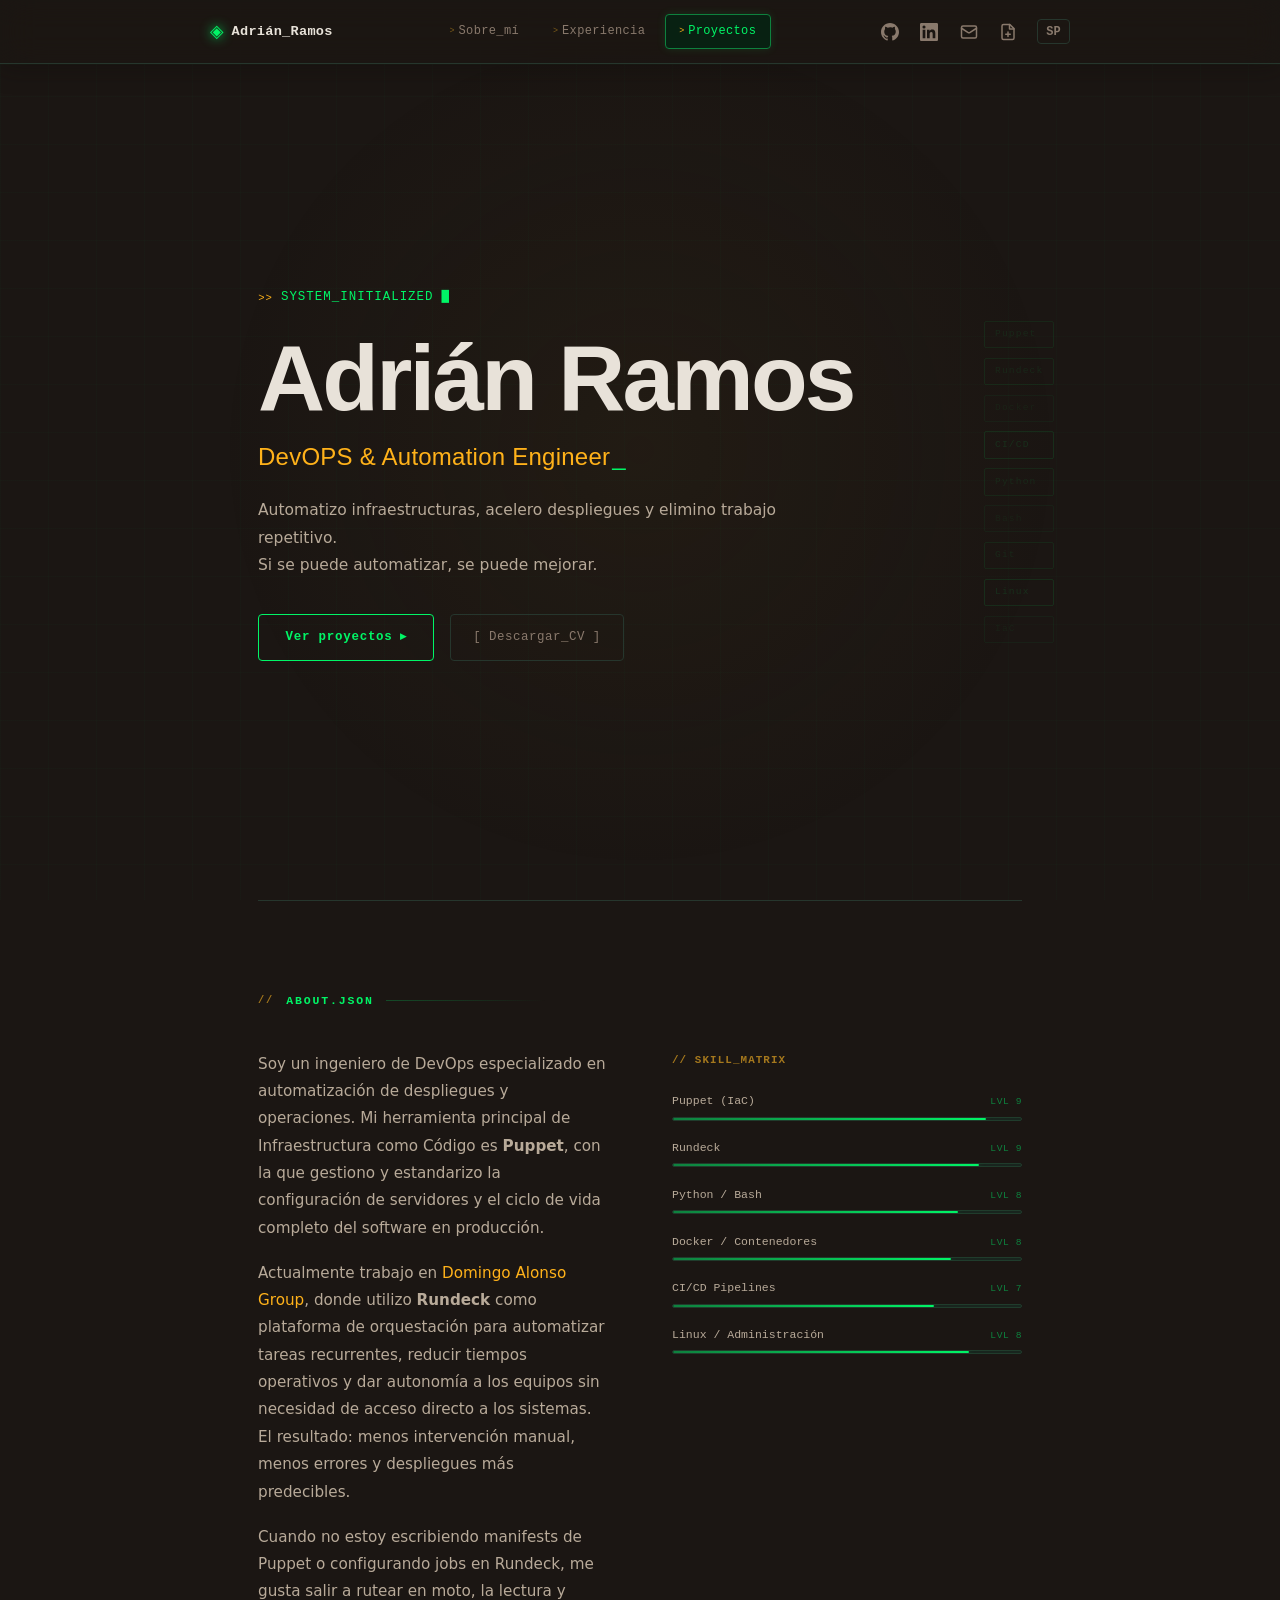
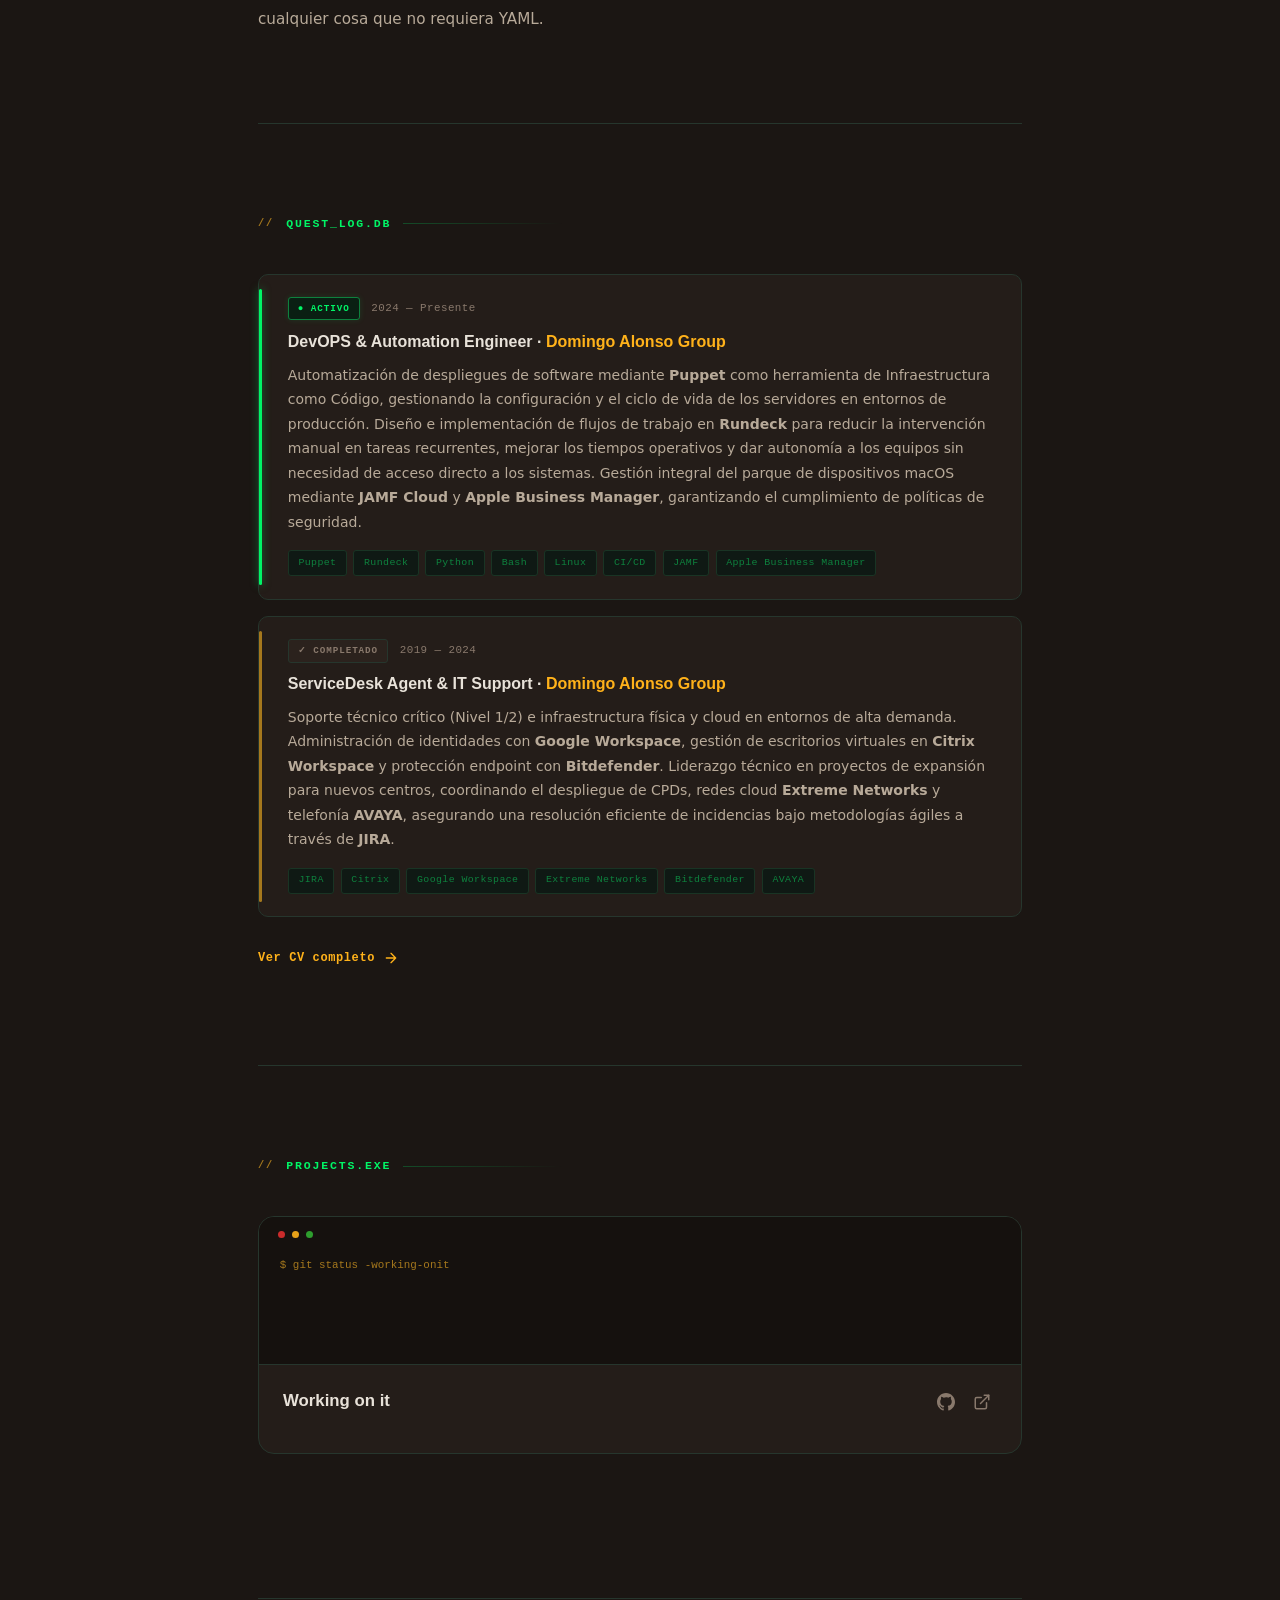
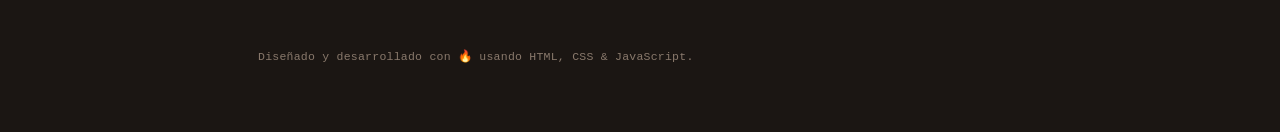
<file: index.html>
<!DOCTYPE html>
<html lang="es">

<head>
  <meta charset="UTF-8" />
  <meta name="viewport" content="width=device-width, initial-scale=1.0" />
  <meta http-equiv="Content-Security-Policy"
    content="default-src 'self'; style-src 'self' 'unsafe-inline' https://fonts.googleapis.com; font-src 'self' https://fonts.gstatic.com; img-src 'self' data:; script-src 'self'; connect-src 'none';" />
  <meta http-equiv="X-Content-Type-Options" content="nosniff" />
  <meta name="referrer" content="strict-origin-when-cross-origin" />
  <title>Adrián Ramos — DevOPS &amp; Automation Engineer</title>
  <meta name="description"
    content="Portfolio y curriculum de Adrián Ramos, DevOPS &amp; Automation Engineer apasionado por crear experiencias digitales con propósito." />
  <meta property="og:title" content="Adrián Ramos — DevOPS &amp; Automation Engineer" />
  <meta property="og:description" content="Portfolio y curriculum de Adrián Ramos, DevOPS &amp; Automation Engineer." />
  <link rel="icon" type="image/svg+xml"
    href="data:image/svg+xml,%3Csvg xmlns='http://www.w3.org/2000/svg' viewBox='0 0 16 16'%3E%3Ccircle cx='8' cy='8' r='6' fill='%2300f576'/%3E%3C/svg%3E" />
  <link rel="preconnect" href="https://fonts.googleapis.com" />
  <link rel="preconnect" href="https://fonts.gstatic.com" crossorigin />
  <link
    href="https://fonts.googleapis.com/css2?family=Inter:wght@300;400;500;600&family=Outfit:wght@300;400;600;700&family=Space+Mono:ital,wght@0,400;0,700;1,400&display=swap"
    rel="stylesheet" />
  <link rel="stylesheet" href="style.css" />
</head>

<body>

  <div id="spotlight" aria-hidden="true"></div>

  <!-- ══════════════════════════════════════
       TOP NAVIGATION
  ══════════════════════════════════════ -->
  <header class="site-header" id="site-header">
    <div class="header-inner">

      <a href="#hero" class="header-brand" aria-label="Inicio">
        <span class="brand-icon" aria-hidden="true">◈</span>
        <span class="brand-name">Adrián_Ramos</span>
      </a>

      <nav class="header-nav" id="header-nav" aria-label="Navegación principal">
        <ul class="nav-list" role="list">
          <li><a href="#about" class="nav-link" id="nav-about"> <span class="nav-gt" aria-hidden="true">&gt;</span><span
                data-i18n="nav.about">Sobre_mí</span></a></li>
          <li><a href="#experience" class="nav-link" id="nav-experience"> <span class="nav-gt"
                aria-hidden="true">&gt;</span><span data-i18n="nav.experience">Experiencia</span></a></li>
          <li><a href="#projects" class="nav-link" id="nav-projects"> <span class="nav-gt"
                aria-hidden="true">&gt;</span><span data-i18n="nav.projects">Proyectos</span></a></li>
        </ul>
      </nav>

      <div class="header-right">
        <div class="header-socials" aria-label="Redes sociales">
          <a href="https://github.com/adrianramosprz" target="_blank" rel="noopener noreferrer" class="social-link"
            id="link-github" aria-label="GitHub">
            <svg xmlns="http://www.w3.org/2000/svg" width="18" height="18" viewBox="0 0 24 24" fill="currentColor"
              aria-hidden="true">
              <path
                d="M12 0C5.373 0 0 5.373 0 12c0 5.303 3.438 9.8 8.205 11.387.6.113.82-.258.82-.577 0-.285-.01-1.04-.015-2.04-3.338.724-4.042-1.61-4.042-1.61-.546-1.387-1.333-1.756-1.333-1.756-1.09-.745.083-.729.083-.729 1.205.084 1.838 1.236 1.838 1.236 1.07 1.835 2.807 1.305 3.492.998.108-.776.417-1.305.76-1.605-2.665-.3-5.466-1.332-5.466-5.93 0-1.31.465-2.38 1.235-3.22-.135-.303-.54-1.523.105-3.176 0 0 1.005-.322 3.3 1.23A11.51 11.51 0 0 1 12 5.803c1.02.005 2.047.138 3.006.404 2.29-1.552 3.297-1.23 3.297-1.23.645 1.653.24 2.873.12 3.176.765.84 1.23 1.91 1.23 3.22 0 4.61-2.807 5.625-5.48 5.92.42.36.81 1.096.81 2.22 0 1.606-.015 2.896-.015 3.286 0 .315.21.69.825.57C20.565 21.795 24 17.298 24 12c0-6.627-5.373-12-12-12z" />
            </svg>
          </a>
          <a href="https://www.linkedin.com/in/adrianramosprz" target="_blank" rel="noopener noreferrer"
            class="social-link" id="link-linkedin" aria-label="LinkedIn">
            <svg xmlns="http://www.w3.org/2000/svg" width="18" height="18" viewBox="0 0 24 24" fill="currentColor"
              aria-hidden="true">
              <path
                d="M20.447 20.452h-3.554v-5.569c0-1.328-.027-3.037-1.852-3.037-1.853 0-2.136 1.445-2.136 2.939v5.667H9.351V9h3.414v1.561h.046c.477-.9 1.637-1.85 3.37-1.85 3.601 0 4.267 2.37 4.267 5.455v6.286zM5.337 7.433a2.062 2.062 0 0 1-2.063-2.065 2.064 2.064 0 1 1 2.063 2.065zm1.782 13.019H3.555V9h3.564v11.452zM22.225 0H1.771C.792 0 0 .774 0 1.729v20.542C0 23.227.792 24 1.771 24h20.451C23.2 24 24 23.227 24 22.271V1.729C24 .774 23.2 0 22.222 0h.003z" />
            </svg>
          </a>
          <a href="mailto:adrianramosprz@gmail.com" class="social-link" id="link-email" aria-label="Email">
            <svg xmlns="http://www.w3.org/2000/svg" width="18" height="18" viewBox="0 0 24 24" fill="none"
              stroke="currentColor" stroke-width="2" stroke-linecap="round" stroke-linejoin="round" aria-hidden="true">
              <rect width="20" height="16" x="2" y="4" rx="2" />
              <path d="m22 7-8.97 5.7a1.94 1.94 0 0 1-2.06 0L2 7" />
            </svg>
          </a>
          <a href="./cv_adrian_ramos.pdf" download="CV_Adrian_Ramos.pdf" class="social-link" id="link-resume"
            aria-label="Descargar CV" data-i18n-aria="cv.aria">
            <svg xmlns="http://www.w3.org/2000/svg" width="18" height="18" viewBox="0 0 24 24" fill="none"
              stroke="currentColor" stroke-width="2" stroke-linecap="round" stroke-linejoin="round" aria-hidden="true">
              <path d="M14.5 2H6a2 2 0 0 0-2 2v16a2 2 0 0 0 2 2h12a2 2 0 0 0 2-2V7.5L14.5 2z" />
              <polyline points="14 2 14 8 20 8" />
              <line x1="12" y1="18" x2="12" y2="12" />
              <line x1="9" y1="15" x2="15" y2="15" />
            </svg>
          </a>
        </div>

        <!-- LANG DROPDOWN -->
        <select id="lang-toggle" class="lang-selector" aria-label="Seleccionar idioma">
          <option value="es">SP</option>
          <option value="en">EN</option>
        </select>

        <button class="nav-toggle" id="nav-toggle" aria-label="Abrir menú de navegación" aria-expanded="false"
          aria-controls="header-nav">
          <span></span><span></span><span></span>
        </button>
      </div>

    </div>
  </header>

  <!-- ══════════════════════════════════════
       MAIN CONTENT
  ══════════════════════════════════════ -->
  <main id="content">

    <!-- ─── HERO ─── -->
    <section id="hero" class="hero">
      <div class="hero-content">
        <p class="hero-boot" aria-label="Sistema inicializado">
          <span class="hero-gt" aria-hidden="true">&gt;&gt;</span>
          <span id="hero-boot-text" data-i18n="hero.boot">SYSTEM_INITIALIZED</span>
          <span class="blink-cursor" aria-hidden="true">█</span>
        </p>
        <h1 class="hero-name" data-text="Adrián Ramos">Adrián Ramos</h1>
        <p class="hero-role">
          <span data-i18n="hero.role">DevOPS &amp; Automation Engineer</span><span class="role-underscore"
            aria-hidden="true">_</span>
        </p>
        <p class="hero-tagline" data-i18n="hero.tagline">
          Automatizo infraestructuras, acelero despliegues y elimino trabajo repetitivo.<br>
          Si se puede automatizar, se puede mejorar.
        </p>
        <div class="hero-cta">
          <a href="#projects" class="btn-primary" id="cta-projects"><span data-i18n="hero.cta.projects">Ver
              proyectos</span> <span aria-hidden="true">▸</span></a>
          <a href="./cv_adrian_ramos.pdf" download="CV_Adrian_Ramos.pdf" class="btn-ghost" id="cta-cv"
            data-i18n="hero.cta.cv">[ Descargar_CV ]</a>
        </div>
      </div>
      <!-- Decorative tech tags -->
      <div class="hero-float-tags" aria-hidden="true">
        <span>Puppet</span>
        <span>Rundeck</span>
        <span>Docker</span>
        <span>CI/CD</span>
        <span>Python</span>
        <span>Bash</span>
        <span>Git</span>
        <span>Linux</span>
        <span>IaC</span>
      </div>
    </section>

    <!-- ─── ABOUT ─── -->
    <section id="about" class="section" aria-labelledby="heading-about">
      <h2 id="heading-about" class="section-title">ABOUT.json</h2>
      <div class="about-grid">
        <div class="about-text" data-i18n="about.desc">
          <p>
            Soy un ingeniero de DevOps especializado en automatización de despliegues
            y operaciones. Mi herramienta principal de Infraestructura como Código es
            <strong>Puppet</strong>, con la que gestiono y estandarizo la configuración
            de servidores y el ciclo de vida completo del software en producción.
          </p>
          <p>
            Actualmente trabajo en <a href="https://www.domingoalonsogroup.com/" target="_blank"
              rel="noopener noreferrer" class="inline-link">Domingo Alonso Group</a>,
            donde utilizo <strong>Rundeck</strong> como plataforma de orquestación para
            automatizar tareas recurrentes, reducir tiempos operativos y dar autonomía
            a los equipos sin necesidad de acceso directo a los sistemas. El resultado:
            menos intervención manual, menos errores y despliegues más predecibles.
          </p>
          <p>
            Cuando no estoy escribiendo manifests de Puppet o configurando jobs en
            Rundeck, me gusta salir a rutear en moto, la lectura y cualquier cosa que no
            requiera YAML.
          </p>
        </div>

        <div class="skills-panel">
          <h3 class="skills-panel-label">// SKILL_MATRIX</h3>
          <div class="skill-bars" id="skill-bars">
            <div class="skill-bar">
              <div class="skill-bar-info">
                <span class="skill-name">Puppet (IaC)</span>
                <span class="skill-lvl">LVL 9</span>
              </div>
              <div class="skill-track">
                <div class="skill-fill" style="--pct: 90%"></div>
              </div>
            </div>
            <div class="skill-bar">
              <div class="skill-bar-info">
                <span class="skill-name">Rundeck</span>
                <span class="skill-lvl">LVL 9</span>
              </div>
              <div class="skill-track">
                <div class="skill-fill" style="--pct: 88%"></div>
              </div>
            </div>
            <div class="skill-bar">
              <div class="skill-bar-info">
                <span class="skill-name" data-i18n="skills.python">Python / Bash</span>
                <span class="skill-lvl">LVL 8</span>
              </div>
              <div class="skill-track">
                <div class="skill-fill" style="--pct: 82%"></div>
              </div>
            </div>
            <div class="skill-bar">
              <div class="skill-bar-info">
                <span class="skill-name" data-i18n="skills.docker">Docker / Contenedores</span>
                <span class="skill-lvl">LVL 8</span>
              </div>
              <div class="skill-track">
                <div class="skill-fill" style="--pct: 80%"></div>
              </div>
            </div>
            <div class="skill-bar">
              <div class="skill-bar-info">
                <span class="skill-name">CI/CD Pipelines</span>
                <span class="skill-lvl">LVL 7</span>
              </div>
              <div class="skill-track">
                <div class="skill-fill" style="--pct: 75%"></div>
              </div>
            </div>
            <div class="skill-bar">
              <div class="skill-bar-info">
                <span class="skill-name" data-i18n="skills.linux">Linux / Administración</span>
                <span class="skill-lvl">LVL 8</span>
              </div>
              <div class="skill-track">
                <div class="skill-fill" style="--pct: 85%"></div>
              </div>
            </div>
          </div>
        </div>
      </div>
    </section>

    <!-- ─── EXPERIENCE ─── -->
    <section id="experience" class="section" aria-labelledby="heading-experience">
      <h2 id="heading-experience" class="section-title">QUEST_LOG.db</h2>

      <article class="exp-card" id="exp-empresa-actual">
        <div class="exp-meta">
          <span class="exp-status exp-status--active" data-i18n="exp.status.active">● ACTIVO</span>
          <span class="exp-date" data-i18n="exp.date.present">2024 — Presente</span>
        </div>
        <div class="exp-body">
          <h3 class="exp-title">
            DevOPS &amp; Automation Engineer ·
            <a href="https://www.domingoalonsogroup.com/" target="_blank" rel="noopener noreferrer"
              class="exp-company-link">Domingo Alonso Group</a>
          </h3>
          <p class="exp-desc" data-i18n="exp.desc.devops">
            Automatización de despliegues de software mediante <strong>Puppet</strong> como
            herramienta de Infraestructura como Código, gestionando la configuración y el
            ciclo de vida de los servidores en entornos de producción. Diseño e implementación
            de flujos de trabajo en <strong>Rundeck</strong> para reducir la intervención
            manual en tareas recurrentes, mejorar los tiempos operativos y dar autonomía a
            los equipos sin necesidad de acceso directo a los sistemas. Gestión integral del
            parque de dispositivos macOS mediante <strong>JAMF Cloud</strong> y <strong>Apple
            Business Manager</strong>, garantizando el cumplimiento de políticas de seguridad.
          </p>
          <ul class="tag-list" aria-label="Tecnologías usadas" role="list">
            <li class="tag">Puppet</li>
            <li class="tag">Rundeck</li>
            <li class="tag">Python</li>
            <li class="tag">Bash</li>
            <li class="tag">Linux</li>
            <li class="tag">CI/CD</li>
            <li class="tag">JAMF</li>
            <li class="tag">Apple Business Manager</li>
          </ul>
        </div>
      </article>

      <article class="exp-card" id="exp-servicedesk">
        <div class="exp-meta">
          <span class="exp-status" data-i18n="exp.status.completed">✓ COMPLETADO</span>
          <span class="exp-date">2019 — 2024</span>
        </div>
        <div class="exp-body">
          <h3 class="exp-title">
            ServiceDesk Agent &amp; IT Support ·
            <a href="https://www.domingoalonsogroup.com/" target="_blank" rel="noopener noreferrer"
              class="exp-company-link">Domingo Alonso Group</a>
          </h3>
          <p class="exp-desc" data-i18n="exp.desc.servicedesk">
            Soporte técnico crítico (Nivel 1/2) e infraestructura física y cloud en entornos de alta demanda.
            Administración de identidades con <strong>Google Workspace</strong>, gestión de escritorios virtuales en
            <strong>Citrix Workspace</strong> y protección endpoint con <strong>Bitdefender</strong>. Liderazgo técnico
            en proyectos de expansión para nuevos centros, coordinando el despliegue de CPDs, redes cloud
            <strong>Extreme Networks</strong> y telefonía <strong>AVAYA</strong>, asegurando una resolución eficiente de
            incidencias bajo metodologías ágiles a través de <strong>JIRA</strong>.
          </p>
          <ul class="tag-list" aria-label="Tecnologías usadas" role="list">
            <li class="tag">JIRA</li>
            <li class="tag">Citrix</li>
            <li class="tag">Google Workspace</li>
            <li class="tag">Extreme Networks</li>
            <li class="tag">Bitdefender</li>
            <li class="tag">AVAYA</li>
          </ul>
        </div>
      </article>

      <a href="./cv_adrian_ramos.pdf" download="CV_Adrian_Ramos.pdf" class="resume-link" id="resume-full-link"
        aria-label="Ver CV completo en PDF">
        <span data-i18n="exp.cta.cv">Ver CV completo</span>
        <svg xmlns="http://www.w3.org/2000/svg" width="16" height="16" viewBox="0 0 24 24" fill="none"
          stroke="currentColor" stroke-width="2" stroke-linecap="round" stroke-linejoin="round" aria-hidden="true">
          <path d="M5 12h14M12 5l7 7-7 7" />
        </svg>
      </a>
    </section>

    <!-- ─── PROJECTS ─── -->
    <section id="projects" class="section" aria-labelledby="heading-projects">
      <h2 id="heading-projects" class="section-title">PROJECTS.exe</h2>

      <article class="project-card" id="project-devtracker">
        <div class="project-image-wrap" aria-hidden="true">
          <div class="project-image project-image--1">
            <span>$ git status -working-onit</span>
          </div>
        </div>
        <div class="project-body">
          <div class="project-top">
            <h3 class="project-title">
              <a href="#" target="_blank" rel="noopener noreferrer" class="project-link" id="link-devtracker"
                data-i18n="projects.working">Working on
                it</a>
            </h3>
            <div class="project-links" aria-label="Links del proyecto">
              <a href="#" target="_blank" rel="noopener noreferrer" aria-label="GitHub del proyecto" class="icon-link">
                <svg xmlns="http://www.w3.org/2000/svg" width="18" height="18" viewBox="0 0 24 24" fill="currentColor"
                  aria-hidden="true">
                  <path
                    d="M12 0C5.373 0 0 5.373 0 12c0 5.303 3.438 9.8 8.205 11.387.6.113.82-.258.82-.577 0-.285-.01-1.04-.015-2.04-3.338.724-4.042-1.61-4.042-1.61-.546-1.387-1.333-1.756-1.333-1.756-1.09-.745.083-.729.083-.729 1.205.084 1.838 1.236 1.838 1.236 1.07 1.835 2.807 1.305 3.492.998.108-.776.417-1.305.76-1.605-2.665-.3-5.466-1.332-5.466-5.93 0-1.31.465-2.38 1.235-3.22-.135-.303-.54-1.523.105-3.176 0 0 1.005-.322 3.3 1.23A11.51 11.51 0 0 1 12 5.803c1.02.005 2.047.138 3.006.404 2.29-1.552 3.297-1.23 3.297-1.23.645 1.653.24 2.873.12 3.176.765.84 1.23 1.91 1.23 3.22 0 4.61-2.807 5.625-5.48 5.92.42.36.81 1.096.81 2.22 0 1.606-.015 2.896-.015 3.286 0 .315.21.69.825.57C20.565 21.795 24 17.298 24 12c0-6.627-5.373-12-12-12z" />
                </svg>
              </a>
              <a href="#" target="_blank" rel="noopener noreferrer" aria-label="Demo en vivo" class="icon-link">
                <svg xmlns="http://www.w3.org/2000/svg" width="18" height="18" viewBox="0 0 24 24" fill="none"
                  stroke="currentColor" stroke-width="2" stroke-linecap="round" stroke-linejoin="round"
                  aria-hidden="true">
                  <path d="M18 13v6a2 2 0 0 1-2 2H5a2 2 0 0 1-2-2V8a2 2 0 0 1 2-2h6" />
                  <polyline points="15 3 21 3 21 9" />
                  <line x1="10" y1="14" x2="21" y2="3" />
                </svg>
              </a>
            </div>
          </div>
        </div>
      </article>
    </section>

    <!-- ─── FOOTER ─── -->
    <footer class="footer">
      <p data-i18n="footer.desc">
        Diseñado y desarrollado con 🔥 usando HTML, CSS &amp; JavaScript.
      </p>
    </footer>

  </main>

  <!-- Script for translations -->
  <script src="i18n.js"></script>
  <script src="script.js"></script>
</body>

</html>
</file>
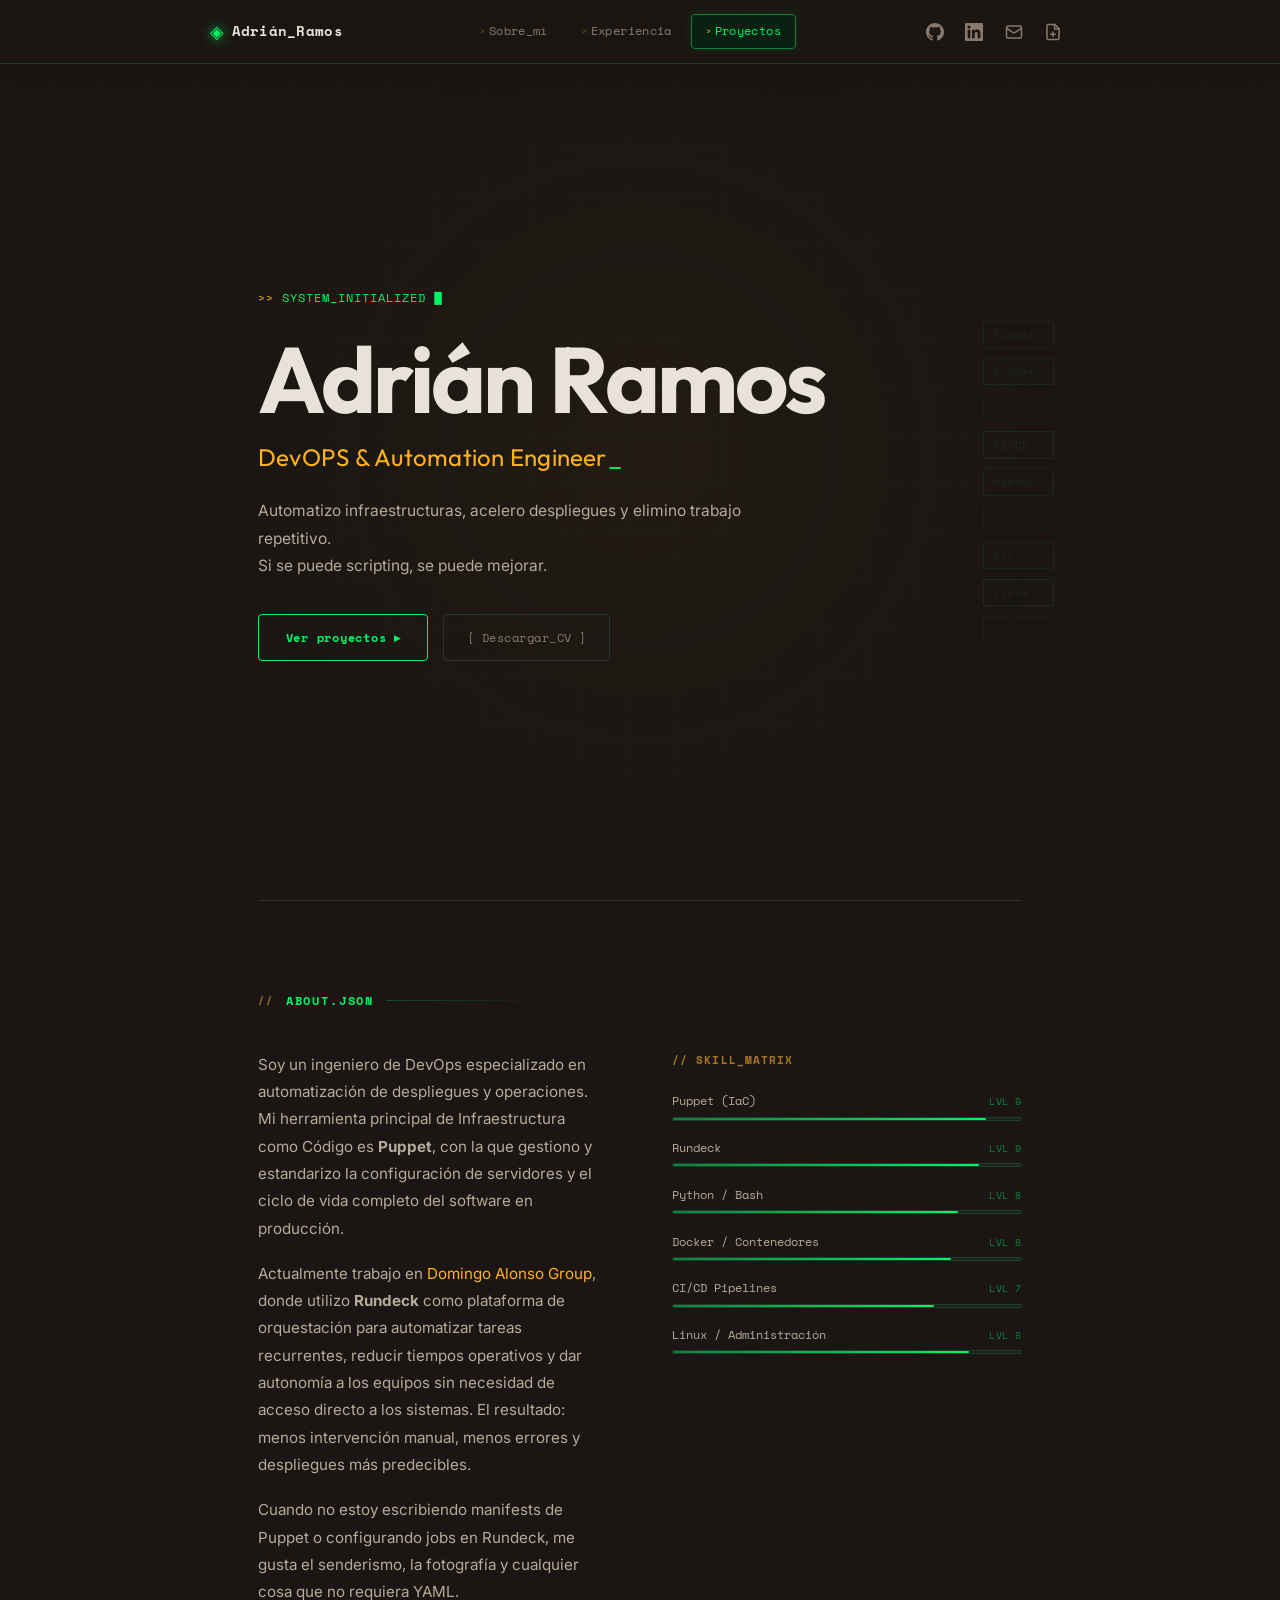
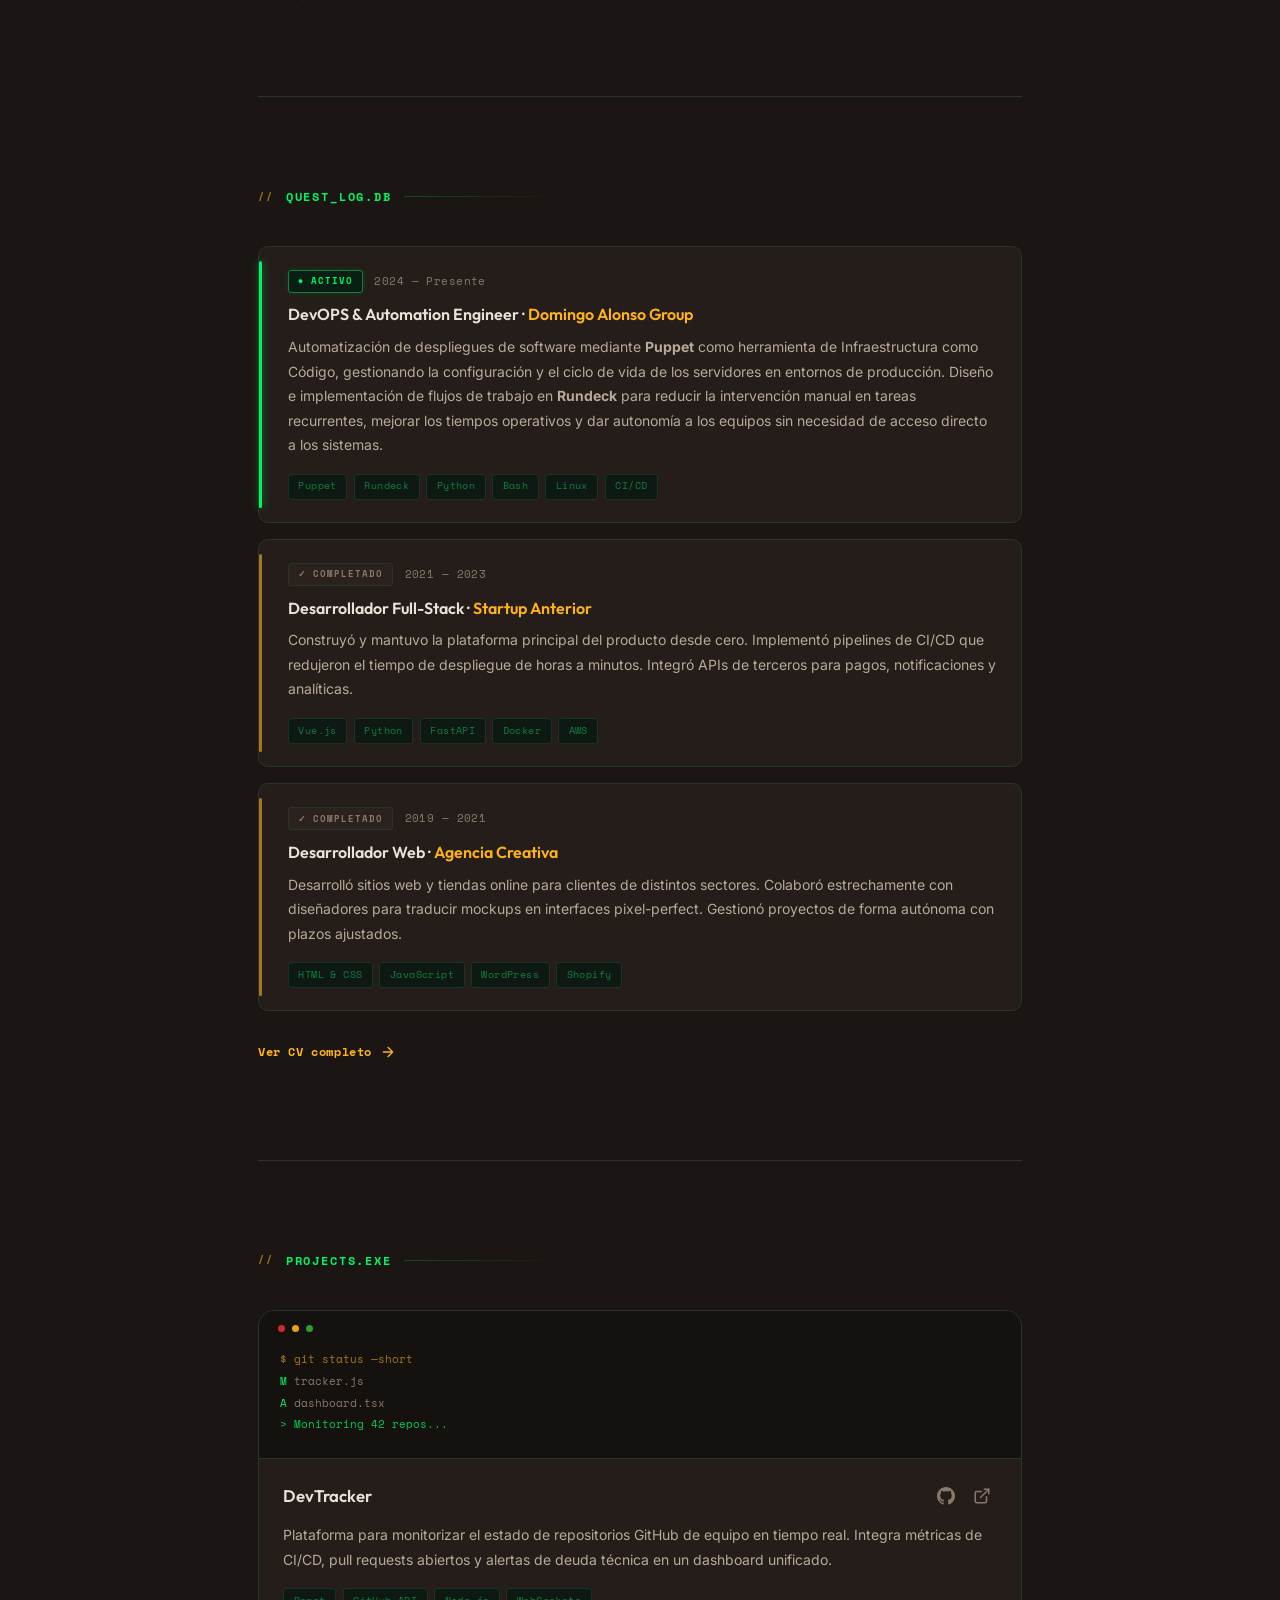
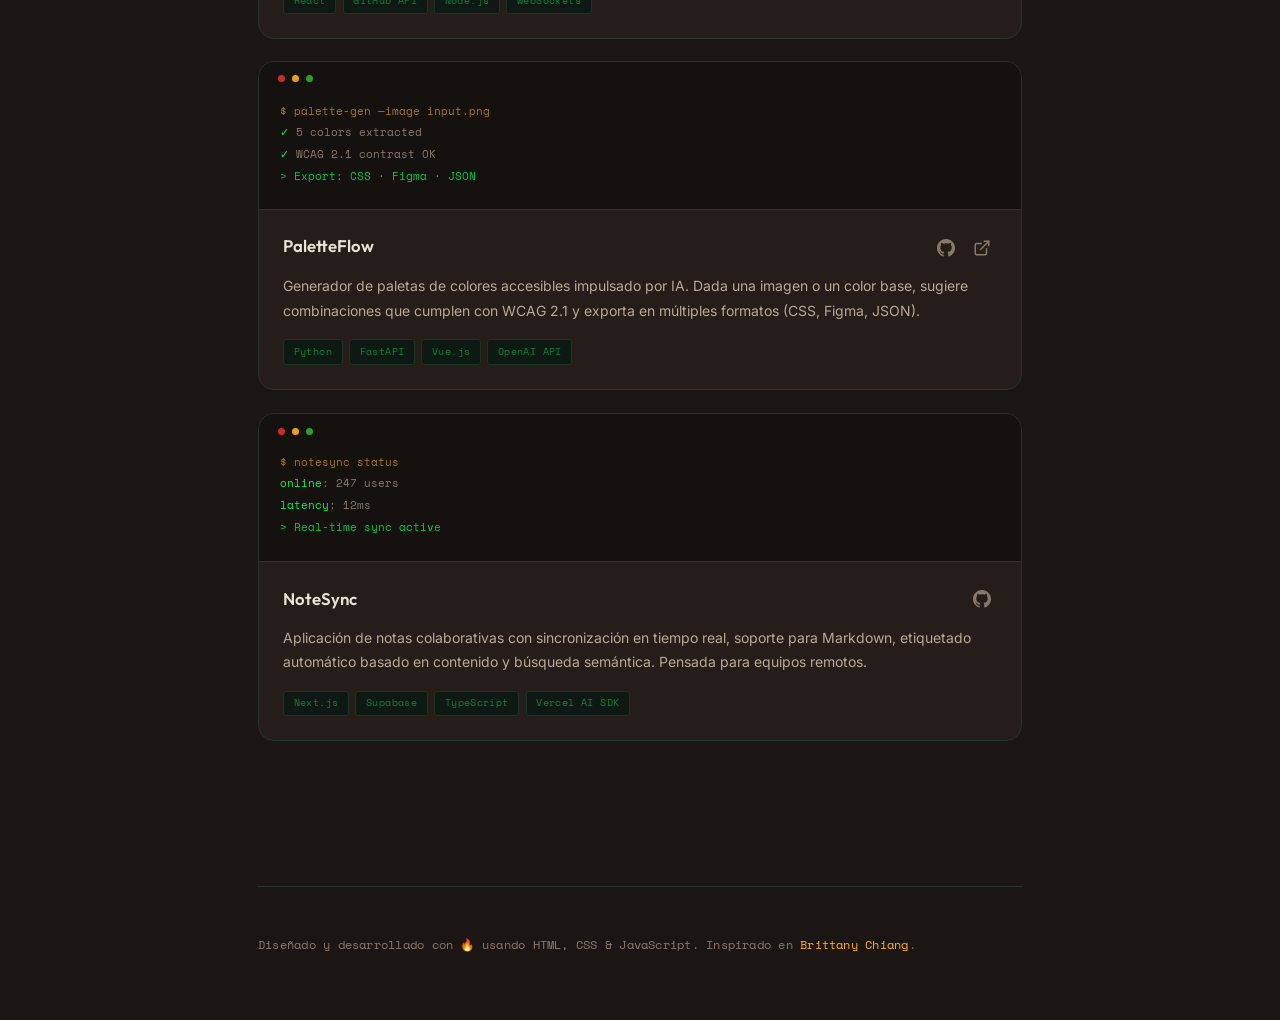
<file: human_behind_thecode-main/index.html>
<!DOCTYPE html>
<html lang="es">

<head>
  <meta charset="UTF-8" />
  <meta name="viewport" content="width=device-width, initial-scale=1.0" />
  <title>Adrián Ramos — DevOPS &amp; Automation Engineer</title>
  <meta name="description"
    content="Portfolio y curriculum de Adrián Ramos, DevOPS &amp; Automation Engineer apasionado por crear experiencias digitales con propósito." />
  <meta property="og:title" content="Adrián Ramos — DevOPS &amp; Automation Engineer" />
  <meta property="og:description" content="Portfolio y curriculum de Adrián Ramos, DevOPS &amp; Automation Engineer." />
  <link rel="preconnect" href="https://fonts.googleapis.com" />
  <link rel="preconnect" href="https://fonts.gstatic.com" crossorigin />
  <link
    href="https://fonts.googleapis.com/css2?family=Inter:wght@300;400;500;600&family=Outfit:wght@300;400;600;700&family=Space+Mono:ital,wght@0,400;0,700;1,400&display=swap"
    rel="stylesheet" />
  <link rel="stylesheet" href="style.css" />
</head>

<body>

  <div id="spotlight" aria-hidden="true"></div>

  <!-- ══════════════════════════════════════
       TOP NAVIGATION
  ══════════════════════════════════════ -->
  <header class="site-header" id="site-header">
    <div class="header-inner">

      <a href="#hero" class="header-brand" aria-label="Inicio">
        <span class="brand-icon" aria-hidden="true">◈</span>
        <span class="brand-name">Adrián_Ramos</span>
      </a>

      <nav class="header-nav" id="header-nav" aria-label="Navegación principal">
        <ul class="nav-list" role="list">
          <li><a href="#about" class="nav-link" id="nav-about"> <span class="nav-gt"
                aria-hidden="true">&gt;</span>Sobre_mí</a></li>
          <li><a href="#experience" class="nav-link" id="nav-experience"> <span class="nav-gt"
                aria-hidden="true">&gt;</span>Experiencia</a></li>
          <li><a href="#projects" class="nav-link" id="nav-projects"> <span class="nav-gt"
                aria-hidden="true">&gt;</span>Proyectos</a></li>
        </ul>
      </nav>

      <div class="header-right">
        <div class="header-socials" aria-label="Redes sociales">
          <a href="https://github.com/adrianramosprz" target="_blank" rel="noopener noreferrer" class="social-link"
            id="link-github" aria-label="GitHub">
            <svg xmlns="http://www.w3.org/2000/svg" width="18" height="18" viewBox="0 0 24 24" fill="currentColor"
              aria-hidden="true">
              <path
                d="M12 0C5.373 0 0 5.373 0 12c0 5.303 3.438 9.8 8.205 11.387.6.113.82-.258.82-.577 0-.285-.01-1.04-.015-2.04-3.338.724-4.042-1.61-4.042-1.61-.546-1.387-1.333-1.756-1.333-1.756-1.09-.745.083-.729.083-.729 1.205.084 1.838 1.236 1.838 1.236 1.07 1.835 2.807 1.305 3.492.998.108-.776.417-1.305.76-1.605-2.665-.3-5.466-1.332-5.466-5.93 0-1.31.465-2.38 1.235-3.22-.135-.303-.54-1.523.105-3.176 0 0 1.005-.322 3.3 1.23A11.51 11.51 0 0 1 12 5.803c1.02.005 2.047.138 3.006.404 2.29-1.552 3.297-1.23 3.297-1.23.645 1.653.24 2.873.12 3.176.765.84 1.23 1.91 1.23 3.22 0 4.61-2.807 5.625-5.48 5.92.42.36.81 1.096.81 2.22 0 1.606-.015 2.896-.015 3.286 0 .315.21.69.825.57C20.565 21.795 24 17.298 24 12c0-6.627-5.373-12-12-12z" />
            </svg>
          </a>
          <a href="https://www.linkedin.com/in/adrianramosprz" target="_blank" rel="noopener noreferrer"
            class="social-link" id="link-linkedin" aria-label="LinkedIn">
            <svg xmlns="http://www.w3.org/2000/svg" width="18" height="18" viewBox="0 0 24 24" fill="currentColor"
              aria-hidden="true">
              <path
                d="M20.447 20.452h-3.554v-5.569c0-1.328-.027-3.037-1.852-3.037-1.853 0-2.136 1.445-2.136 2.939v5.667H9.351V9h3.414v1.561h.046c.477-.9 1.637-1.85 3.37-1.85 3.601 0 4.267 2.37 4.267 5.455v6.286zM5.337 7.433a2.062 2.062 0 0 1-2.063-2.065 2.064 2.064 0 1 1 2.063 2.065zm1.782 13.019H3.555V9h3.564v11.452zM22.225 0H1.771C.792 0 0 .774 0 1.729v20.542C0 23.227.792 24 1.771 24h20.451C23.2 24 24 23.227 24 22.271V1.729C24 .774 23.2 0 22.222 0h.003z" />
            </svg>
          </a>
          <a href="mailto:adrianramosprz@gmail.com" class="social-link" id="link-email" aria-label="Email">
            <svg xmlns="http://www.w3.org/2000/svg" width="18" height="18" viewBox="0 0 24 24" fill="none"
              stroke="currentColor" stroke-width="2" stroke-linecap="round" stroke-linejoin="round" aria-hidden="true">
              <rect width="20" height="16" x="2" y="4" rx="2" />
              <path d="m22 7-8.97 5.7a1.94 1.94 0 0 1-2.06 0L2 7" />
            </svg>
          </a>
          <a href="#" class="social-link" id="link-resume" aria-label="Descargar CV">
            <svg xmlns="http://www.w3.org/2000/svg" width="18" height="18" viewBox="0 0 24 24" fill="none"
              stroke="currentColor" stroke-width="2" stroke-linecap="round" stroke-linejoin="round" aria-hidden="true">
              <path d="M14.5 2H6a2 2 0 0 0-2 2v16a2 2 0 0 0 2 2h12a2 2 0 0 0 2-2V7.5L14.5 2z" />
              <polyline points="14 2 14 8 20 8" />
              <line x1="12" y1="18" x2="12" y2="12" />
              <line x1="9" y1="15" x2="15" y2="15" />
            </svg>
          </a>
        </div>
        <button class="nav-toggle" id="nav-toggle" aria-label="Abrir menú de navegación" aria-expanded="false"
          aria-controls="header-nav">
          <span></span><span></span><span></span>
        </button>
      </div>

    </div>
  </header>

  <!-- ══════════════════════════════════════
       MAIN CONTENT
  ══════════════════════════════════════ -->
  <main id="content">

    <!-- ─── HERO ─── -->
    <section id="hero" class="hero">
      <div class="hero-content">
        <p class="hero-boot" aria-label="Sistema inicializado">
          <span class="hero-gt" aria-hidden="true">&gt;&gt;</span>
          <span id="hero-boot-text">SYSTEM_INITIALIZED</span>
          <span class="blink-cursor" aria-hidden="true">█</span>
        </p>
        <h1 class="hero-name" data-text="Adrián Ramos">Adrián Ramos</h1>
        <p class="hero-role">
          DevOPS &amp; Automation Engineer<span class="role-underscore" aria-hidden="true">_</span>
        </p>
        <p class="hero-tagline">
          Automatizo infraestructuras, acelero despliegues y elimino trabajo repetitivo.<br>
          Si se puede scripting, se puede mejorar.
        </p>
        <div class="hero-cta">
          <a href="#projects" class="btn-primary" id="cta-projects">Ver proyectos <span aria-hidden="true">▸</span></a>
          <a href="#" class="btn-ghost" id="cta-cv">[ Descargar_CV ]</a>
        </div>
      </div>
      <!-- Decorative tech tags -->
      <div class="hero-float-tags" aria-hidden="true">
        <span>Puppet</span>
        <span>Rundeck</span>
        <span>Docker</span>
        <span>CI/CD</span>
        <span>Python</span>
        <span>Bash</span>
        <span>Git</span>
        <span>Linux</span>
        <span>IaC</span>
      </div>
    </section>

    <!-- ─── ABOUT ─── -->
    <section id="about" class="section" aria-labelledby="heading-about">
      <h2 id="heading-about" class="section-title">ABOUT.json</h2>
      <div class="about-grid">
        <div class="about-text">
          <p>
            Soy un ingeniero de DevOps especializado en automatización de despliegues
            y operaciones. Mi herramienta principal de Infraestructura como Código es
            <strong>Puppet</strong>, con la que gestiono y estandarizo la configuración
            de servidores y el ciclo de vida completo del software en producción.
          </p>
          <p>
            Actualmente trabajo en <a href="https://www.domingoalonsogroup.com/" target="_blank"
              rel="noopener noreferrer" class="inline-link">Domingo Alonso Group</a>,
            donde utilizo <strong>Rundeck</strong> como plataforma de orquestación para
            automatizar tareas recurrentes, reducir tiempos operativos y dar autonomía
            a los equipos sin necesidad de acceso directo a los sistemas. El resultado:
            menos intervención manual, menos errores y despliegues más predecibles.
          </p>
          <p>
            Cuando no estoy escribiendo manifests de Puppet o configurando jobs en
            Rundeck, me gusta el senderismo, la fotografía y cualquier cosa que no
            requiera YAML.
          </p>
        </div>

        <div class="skills-panel">
          <h3 class="skills-panel-label">// SKILL_MATRIX</h3>
          <div class="skill-bars" id="skill-bars">
            <div class="skill-bar">
              <div class="skill-bar-info">
                <span class="skill-name">Puppet (IaC)</span>
                <span class="skill-lvl">LVL 9</span>
              </div>
              <div class="skill-track">
                <div class="skill-fill" style="--pct: 90%"></div>
              </div>
            </div>
            <div class="skill-bar">
              <div class="skill-bar-info">
                <span class="skill-name">Rundeck</span>
                <span class="skill-lvl">LVL 9</span>
              </div>
              <div class="skill-track">
                <div class="skill-fill" style="--pct: 88%"></div>
              </div>
            </div>
            <div class="skill-bar">
              <div class="skill-bar-info">
                <span class="skill-name">Python / Bash</span>
                <span class="skill-lvl">LVL 8</span>
              </div>
              <div class="skill-track">
                <div class="skill-fill" style="--pct: 82%"></div>
              </div>
            </div>
            <div class="skill-bar">
              <div class="skill-bar-info">
                <span class="skill-name">Docker / Contenedores</span>
                <span class="skill-lvl">LVL 8</span>
              </div>
              <div class="skill-track">
                <div class="skill-fill" style="--pct: 80%"></div>
              </div>
            </div>
            <div class="skill-bar">
              <div class="skill-bar-info">
                <span class="skill-name">CI/CD Pipelines</span>
                <span class="skill-lvl">LVL 7</span>
              </div>
              <div class="skill-track">
                <div class="skill-fill" style="--pct: 75%"></div>
              </div>
            </div>
            <div class="skill-bar">
              <div class="skill-bar-info">
                <span class="skill-name">Linux / Administración</span>
                <span class="skill-lvl">LVL 8</span>
              </div>
              <div class="skill-track">
                <div class="skill-fill" style="--pct: 85%"></div>
              </div>
            </div>
          </div>
        </div>
      </div>
    </section>

    <!-- ─── EXPERIENCE ─── -->
    <section id="experience" class="section" aria-labelledby="heading-experience">
      <h2 id="heading-experience" class="section-title">QUEST_LOG.db</h2>

      <article class="exp-card" id="exp-empresa-actual">
        <div class="exp-meta">
          <span class="exp-status exp-status--active">● ACTIVO</span>
          <span class="exp-date">2024 — Presente</span>
        </div>
        <div class="exp-body">
          <h3 class="exp-title">
            DevOPS &amp; Automation Engineer ·
            <a href="https://www.domingoalonsogroup.com/" target="_blank" rel="noopener noreferrer"
              class="exp-company-link">Domingo Alonso Group</a>
          </h3>
          <p class="exp-desc">
            Automatización de despliegues de software mediante <strong>Puppet</strong> como
            herramienta de Infraestructura como Código, gestionando la configuración y el
            ciclo de vida de los servidores en entornos de producción. Diseño e implementación
            de flujos de trabajo en <strong>Rundeck</strong> para reducir la intervención
            manual en tareas recurrentes, mejorar los tiempos operativos y dar autonomía a
            los equipos sin necesidad de acceso directo a los sistemas.
          </p>
          <ul class="tag-list" aria-label="Tecnologías usadas" role="list">
            <li class="tag">Puppet</li>
            <li class="tag">Rundeck</li>
            <li class="tag">Python</li>
            <li class="tag">Bash</li>
            <li class="tag">Linux</li>
            <li class="tag">CI/CD</li>
          </ul>
        </div>

      </article>

      <article class="exp-card" id="exp-startup">
        <div class="exp-meta">
          <span class="exp-status">✓ COMPLETADO</span>
          <span class="exp-date">2021 — 2023</span>
        </div>
        <div class="exp-body">
          <h3 class="exp-title">
            Desarrollador Full-Stack ·
            <a href="#" target="_blank" rel="noopener noreferrer" class="exp-company-link">Startup Anterior</a>
          </h3>
          <p class="exp-desc">
            Construyó y mantuvo la plataforma principal del producto desde cero.
            Implementó pipelines de CI/CD que redujeron el tiempo de despliegue de
            horas a minutos. Integró APIs de terceros para pagos, notificaciones y
            analíticas.
          </p>
          <ul class="tag-list" aria-label="Tecnologías usadas" role="list">
            <li class="tag">Vue.js</li>
            <li class="tag">Python</li>
            <li class="tag">FastAPI</li>
            <li class="tag">Docker</li>
            <li class="tag">AWS</li>
          </ul>
        </div>
      </article>

      <article class="exp-card" id="exp-agencia">
        <div class="exp-meta">
          <span class="exp-status">✓ COMPLETADO</span>
          <span class="exp-date">2019 — 2021</span>
        </div>
        <div class="exp-body">
          <h3 class="exp-title">
            Desarrollador Web ·
            <a href="#" target="_blank" rel="noopener noreferrer" class="exp-company-link">Agencia Creativa</a>
          </h3>
          <p class="exp-desc">
            Desarrolló sitios web y tiendas online para clientes de distintos sectores.
            Colaboró estrechamente con diseñadores para traducir mockups en interfaces
            pixel-perfect. Gestionó proyectos de forma autónoma con plazos ajustados.
          </p>
          <ul class="tag-list" aria-label="Tecnologías usadas" role="list">
            <li class="tag">HTML &amp; CSS</li>
            <li class="tag">JavaScript</li>
            <li class="tag">WordPress</li>
            <li class="tag">Shopify</li>
          </ul>
        </div>
      </article>

      <a href="#" class="resume-link" id="resume-full-link" aria-label="Ver CV completo en PDF">
        Ver CV completo
        <svg xmlns="http://www.w3.org/2000/svg" width="16" height="16" viewBox="0 0 24 24" fill="none"
          stroke="currentColor" stroke-width="2" stroke-linecap="round" stroke-linejoin="round" aria-hidden="true">
          <path d="M5 12h14M12 5l7 7-7 7" />
        </svg>
      </a>
    </section>

    <!-- ─── PROJECTS ─── -->
    <section id="projects" class="section" aria-labelledby="heading-projects">
      <h2 id="heading-projects" class="section-title">PROJECTS.exe</h2>

      <article class="project-card" id="project-devtracker">
        <div class="project-image-wrap" aria-hidden="true">
          <div class="project-image project-image--1">
            <span>$ git status —short</span>
            <span class="pi-line"><em>M</em> tracker.js</span>
            <span class="pi-line"><em>A</em> dashboard.tsx</span>
            <span class="pi-line pi-cmd">&gt; Monitoring 42 repos...</span>
          </div>
        </div>
        <div class="project-body">
          <div class="project-top">
            <h3 class="project-title">
              <a href="#" target="_blank" rel="noopener noreferrer" class="project-link"
                id="link-devtracker">DevTracker</a>
            </h3>
            <div class="project-links" aria-label="Links del proyecto">
              <a href="#" target="_blank" rel="noopener noreferrer" aria-label="GitHub del proyecto DevTracker"
                class="icon-link">
                <svg xmlns="http://www.w3.org/2000/svg" width="18" height="18" viewBox="0 0 24 24" fill="currentColor"
                  aria-hidden="true">
                  <path
                    d="M12 0C5.373 0 0 5.373 0 12c0 5.303 3.438 9.8 8.205 11.387.6.113.82-.258.82-.577 0-.285-.01-1.04-.015-2.04-3.338.724-4.042-1.61-4.042-1.61-.546-1.387-1.333-1.756-1.333-1.756-1.09-.745.083-.729.083-.729 1.205.084 1.838 1.236 1.838 1.236 1.07 1.835 2.807 1.305 3.492.998.108-.776.417-1.305.76-1.605-2.665-.3-5.466-1.332-5.466-5.93 0-1.31.465-2.38 1.235-3.22-.135-.303-.54-1.523.105-3.176 0 0 1.005-.322 3.3 1.23A11.51 11.51 0 0 1 12 5.803c1.02.005 2.047.138 3.006.404 2.29-1.552 3.297-1.23 3.297-1.23.645 1.653.24 2.873.12 3.176.765.84 1.23 1.91 1.23 3.22 0 4.61-2.807 5.625-5.48 5.92.42.36.81 1.096.81 2.22 0 1.606-.015 2.896-.015 3.286 0 .315.21.69.825.57C20.565 21.795 24 17.298 24 12c0-6.627-5.373-12-12-12z" />
                </svg>
              </a>
              <a href="#" target="_blank" rel="noopener noreferrer" aria-label="Demo en vivo de DevTracker"
                class="icon-link">
                <svg xmlns="http://www.w3.org/2000/svg" width="18" height="18" viewBox="0 0 24 24" fill="none"
                  stroke="currentColor" stroke-width="2" stroke-linecap="round" stroke-linejoin="round"
                  aria-hidden="true">
                  <path d="M18 13v6a2 2 0 0 1-2 2H5a2 2 0 0 1-2-2V8a2 2 0 0 1 2-2h6" />
                  <polyline points="15 3 21 3 21 9" />
                  <line x1="10" y1="14" x2="21" y2="3" />
                </svg>
              </a>
            </div>
          </div>
          <p class="project-desc">
            Plataforma para monitorizar el estado de repositorios GitHub de equipo en tiempo
            real. Integra métricas de CI/CD, pull requests abiertos y alertas de deuda técnica
            en un dashboard unificado.
          </p>
          <ul class="tag-list" aria-label="Tecnologías del proyecto" role="list">
            <li class="tag">React</li>
            <li class="tag">GitHub API</li>
            <li class="tag">Node.js</li>
            <li class="tag">WebSockets</li>
          </ul>
        </div>
      </article>

      <article class="project-card" id="project-warmpalette">
        <div class="project-image-wrap" aria-hidden="true">
          <div class="project-image project-image--2">
            <span>$ palette-gen —image input.png</span>
            <span class="pi-line"><em>✓</em> 5 colors extracted</span>
            <span class="pi-line"><em>✓</em> WCAG 2.1 contrast OK</span>
            <span class="pi-line pi-cmd">&gt; Export: CSS · Figma · JSON</span>
          </div>
        </div>
        <div class="project-body">
          <div class="project-top">
            <h3 class="project-title">
              <a href="#" target="_blank" rel="noopener noreferrer" class="project-link"
                id="link-warmpalette">PaletteFlow</a>
            </h3>
            <div class="project-links" aria-label="Links del proyecto">
              <a href="#" target="_blank" rel="noopener noreferrer" aria-label="GitHub del proyecto PaletteFlow"
                class="icon-link">
                <svg xmlns="http://www.w3.org/2000/svg" width="18" height="18" viewBox="0 0 24 24" fill="currentColor"
                  aria-hidden="true">
                  <path
                    d="M12 0C5.373 0 0 5.373 0 12c0 5.303 3.438 9.8 8.205 11.387.6.113.82-.258.82-.577 0-.285-.01-1.04-.015-2.04-3.338.724-4.042-1.61-4.042-1.61-.546-1.387-1.333-1.756-1.333-1.756-1.09-.745.083-.729.083-.729 1.205.084 1.838 1.236 1.838 1.236 1.07 1.835 2.807 1.305 3.492.998.108-.776.417-1.305.76-1.605-2.665-.3-5.466-1.332-5.466-5.93 0-1.31.465-2.38 1.235-3.22-.135-.303-.54-1.523.105-3.176 0 0 1.005-.322 3.3 1.23A11.51 11.51 0 0 1 12 5.803c1.02.005 2.047.138 3.006.404 2.29-1.552 3.297-1.23 3.297-1.23.645 1.653.24 2.873.12 3.176.765.84 1.23 1.91 1.23 3.22 0 4.61-2.807 5.625-5.48 5.92.42.36.81 1.096.81 2.22 0 1.606-.015 2.896-.015 3.286 0 .315.21.69.825.57C20.565 21.795 24 17.298 24 12c0-6.627-5.373-12-12-12z" />
                </svg>
              </a>
              <a href="#" target="_blank" rel="noopener noreferrer" aria-label="Demo en vivo de PaletteFlow"
                class="icon-link">
                <svg xmlns="http://www.w3.org/2000/svg" width="18" height="18" viewBox="0 0 24 24" fill="none"
                  stroke="currentColor" stroke-width="2" stroke-linecap="round" stroke-linejoin="round"
                  aria-hidden="true">
                  <path d="M18 13v6a2 2 0 0 1-2 2H5a2 2 0 0 1-2-2V8a2 2 0 0 1 2-2h6" />
                  <polyline points="15 3 21 3 21 9" />
                  <line x1="10" y1="14" x2="21" y2="3" />
                </svg>
              </a>
            </div>
          </div>
          <p class="project-desc">
            Generador de paletas de colores accesibles impulsado por IA. Dada una imagen o un
            color base, sugiere combinaciones que cumplen con WCAG 2.1 y exporta en múltiples
            formatos (CSS, Figma, JSON).
          </p>
          <ul class="tag-list" aria-label="Tecnologías del proyecto" role="list">
            <li class="tag">Python</li>
            <li class="tag">FastAPI</li>
            <li class="tag">Vue.js</li>
            <li class="tag">OpenAI API</li>
          </ul>
        </div>
      </article>

      <article class="project-card" id="project-notesync">
        <div class="project-image-wrap" aria-hidden="true">
          <div class="project-image project-image--3">
            <span>$ notesync status</span>
            <span class="pi-line"><em>online</em>: 247 users</span>
            <span class="pi-line"><em>latency</em>: 12ms</span>
            <span class="pi-line pi-cmd">&gt; Real-time sync active</span>
          </div>
        </div>
        <div class="project-body">
          <div class="project-top">
            <h3 class="project-title">
              <a href="#" target="_blank" rel="noopener noreferrer" class="project-link" id="link-notesync">NoteSync</a>
            </h3>
            <div class="project-links" aria-label="Links del proyecto">
              <a href="#" target="_blank" rel="noopener noreferrer" aria-label="GitHub del proyecto NoteSync"
                class="icon-link">
                <svg xmlns="http://www.w3.org/2000/svg" width="18" height="18" viewBox="0 0 24 24" fill="currentColor"
                  aria-hidden="true">
                  <path
                    d="M12 0C5.373 0 0 5.373 0 12c0 5.303 3.438 9.8 8.205 11.387.6.113.82-.258.82-.577 0-.285-.01-1.04-.015-2.04-3.338.724-4.042-1.61-4.042-1.61-.546-1.387-1.333-1.756-1.333-1.756-1.09-.745.083-.729.083-.729 1.205.084 1.838 1.236 1.838 1.236 1.07 1.835 2.807 1.305 3.492.998.108-.776.417-1.305.76-1.605-2.665-.3-5.466-1.332-5.466-5.93 0-1.31.465-2.38 1.235-3.22-.135-.303-.54-1.523.105-3.176 0 0 1.005-.322 3.3 1.23A11.51 11.51 0 0 1 12 5.803c1.02.005 2.047.138 3.006.404 2.29-1.552 3.297-1.23 3.297-1.23.645 1.653.24 2.873.12 3.176.765.84 1.23 1.91 1.23 3.22 0 4.61-2.807 5.625-5.48 5.92.42.36.81 1.096.81 2.22 0 1.606-.015 2.896-.015 3.286 0 .315.21.69.825.57C20.565 21.795 24 17.298 24 12c0-6.627-5.373-12-12-12z" />
                </svg>
              </a>
            </div>
          </div>
          <p class="project-desc">
            Aplicación de notas colaborativas con sincronización en tiempo real,
            soporte para Markdown, etiquetado automático basado en contenido y
            búsqueda semántica. Pensada para equipos remotos.
          </p>
          <ul class="tag-list" aria-label="Tecnologías del proyecto" role="list">
            <li class="tag">Next.js</li>
            <li class="tag">Supabase</li>
            <li class="tag">TypeScript</li>
            <li class="tag">Vercel AI SDK</li>
          </ul>
        </div>
      </article>
    </section>

    <!-- ─── FOOTER ─── -->
    <footer class="footer">
      <p>
        Diseñado y desarrollado con 🔥 usando HTML, CSS &amp; JavaScript.
        Inspirado en <a href="https://brittanychiang.com" target="_blank" rel="noopener noreferrer"
          class="inline-link">Brittany Chiang</a>.
      </p>
    </footer>

  </main>

  <script src="script.js"></script>
</body>

</html>
</file>
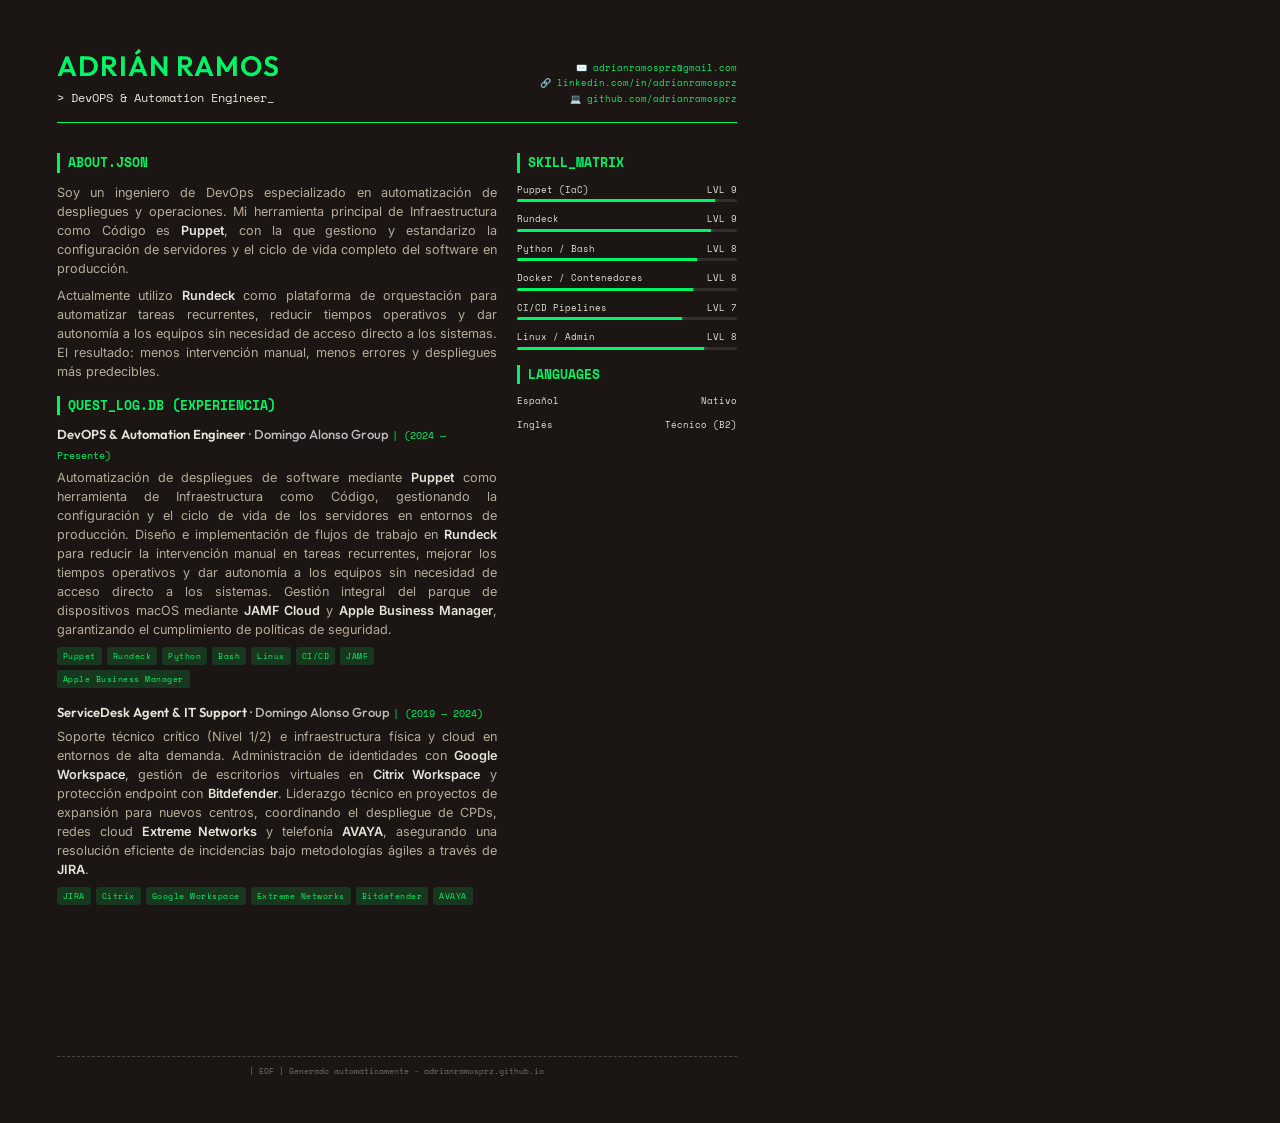
<file: cv.html>
<!DOCTYPE html>
<html lang="es">
<head>
    <meta charset="UTF-8">
    <title>CV Adrián Ramos</title>
    <style>
        @import url('https://fonts.googleapis.com/css2?family=Inter:wght@300;400;500;600&family=Outfit:wght@300;400;600;700&family=Space+Mono:ital,wght@0,400;0,700;1,400&display=swap');

        /* Force printed pages to retain background colors */
        * {
            -webkit-print-color-adjust: exact !important;
            print-color-adjust: exact !important;
        }

        :root {
            --bg-color: hsl(22, 16%, 9%);
            --text-main: hsl(33, 18%, 66%);
            --text-heading: hsl(38, 25%, 88%);
            --accent: hsl(145, 100%, 48%);
            --accent-dim: hsl(145, 100%, 48%, 0.15);
            --border-color: hsl(145, 18%, 18%);
        }

        @page {
            size: A4;
            margin: 0;
        }

        body {
            background-color: var(--bg-color);
            color: var(--text-main);
            font-family: 'Inter', sans-serif;
            margin: 0;
            padding: 0;
            line-height: 1.5;
            font-size: 10pt;
            width: 210mm;
            min-height: 297mm;
            box-sizing: border-box;
            position: relative;
        }

        /* Wrap page content for padding inside A4 */
        .page {
            padding: 12mm 15mm;
            box-sizing: border-box;
            height: 297mm;
            overflow: hidden;
        }

        h1, h2, h3, h4 {
            font-family: 'Outfit', sans-serif;
            color: var(--text-heading);
            margin: 0 0 10px 0;
            font-weight: 600;
        }

        a {
            color: var(--accent);
            text-decoration: none;
        }

        /* HEADER */
        header {
            border-bottom: 1px solid var(--accent);
            padding-bottom: 15px;
            margin-bottom: 15px;
            display: flex;
            justify-content: space-between;
            align-items: flex-end;
        }

        .header-left h1 {
            font-size: 28px;
            color: var(--accent);
            margin-bottom: 2px;
            text-transform: uppercase;
            letter-spacing: 1px;
        }

        .header-left p.role {
            font-family: 'Space Mono', monospace;
            font-size: 12px;
            color: var(--text-heading);
            margin: 0;
        }

        .header-right {
            text-align: right;
            font-family: 'Space Mono', monospace;
            font-size: 9px;
            color: var(--text-main);
        }

        .header-right p {
            margin: 2px 0;
        }

        /* SECTION TITLES */
        .section-title {
            font-family: 'Space Mono', monospace;
            font-size: 13px;
            color: var(--accent);
            margin-top: 15px;
            margin-bottom: 10px;
            text-transform: uppercase;
            border-left: 3px solid var(--accent);
            padding-left: 8px;
        }

        /* COLUMNS */
        .grid {
            display: grid;
            grid-template-columns: 2fr 1fr;
            gap: 20px;
        }

        /* TEXT / ABOUT */
        .about-text {
            font-size: 9.5pt;
            margin-bottom: 15px;
            text-align: justify;
        }
        
        .about-text p {
            margin: 0 0 8px 0;
        }

        /* EXPERIENCE */
        .exp-item {
            margin-bottom: 15px;
        }

        .exp-header {
            margin-bottom: 4px;
        }

        .exp-title {
            font-size: 13px;
            color: var(--text-heading);
            margin: 0;
        }

        .exp-company {
            color: rgba(255, 255, 255, 0.7);
            font-weight: 500;
        }

        .exp-date {
            font-family: 'Space Mono', monospace;
            font-size: 10px;
            color: var(--accent);
            font-weight: normal;
        }

        .exp-desc {
            font-size: 9.5pt;
            margin-top: 0;
            margin-bottom: 8px;
            text-align: justify;
        }

        strong {
            color: var(--text-heading);
            font-weight: 600;
        }

        /* TAGS */
        .tags {
            display: flex;
            flex-wrap: wrap;
            gap: 5px;
        }

        .tag {
            font-family: 'Space Mono', monospace;
            font-size: 8px;
            color: var(--accent);
            background: var(--accent-dim);
            padding: 3px 6px;
            border-radius: 3px;
            letter-spacing: 0.5px;
        }

        /* SIDEBAR (SKILLS) */
        .skills-list {
            margin: 0;
            padding: 0;
            list-style: none;
        }

        .skill-item {
            margin-bottom: 10px;
        }

        .skill-name {
            font-family: 'Space Mono', monospace;
            font-size: 9px;
            color: var(--text-heading);
            display: flex;
            justify-content: space-between;
            margin-bottom: 3px;
        }

        .skill-bar {
            height: 3px;
            background: rgba(255, 255, 255, 0.1);
            border-radius: 2px;
            overflow: hidden;
        }

        .skill-fill {
            height: 100%;
            background: var(--accent);
            box-shadow: 0 0 5px var(--accent);
        }

        /* FOOTER DECORATION */
        .footer-deco {
            position: absolute;
            bottom: 12mm;
            left: 15mm;
            right: 15mm;
            border-top: 1px dashed rgba(255, 255, 255, 0.2);
            padding-top: 8px;
            font-family: 'Space Mono', monospace;
            font-size: 8px;
            color: rgba(255, 255, 255, 0.4);
            text-align: center;
        }
    </style>
</head>
<body>
    <div class="page">
        <!-- HEADER -->
        <header>
            <div class="header-left">
                <h1>Adrián Ramos</h1>
                <p class="role">&gt; DevOPS &amp; Automation Engineer_</p>
            </div>
            <div class="header-right">
                <p>✉️ <a href="mailto:adrianramosprz@gmail.com">adrianramosprz@gmail.com</a></p>
                <p>🔗 <a href="https://linkedin.com/in/adrianramosprz">linkedin.com/in/adrianramosprz</a></p>
                <p>💻 <a href="https://github.com/adrianramosprz">github.com/adrianramosprz</a></p>
            </div>
        </header>

        <div class="grid">
            <!-- MAIN COLUMN (ABOUT & EXP) -->
            <div class="col-main">
                <h2 class="section-title">ABOUT.json</h2>
                <div class="about-text">
                    <p>Soy un ingeniero de DevOps especializado en automatización de despliegues y operaciones. Mi herramienta principal de Infraestructura como Código es <strong>Puppet</strong>, con la que gestiono y estandarizo la configuración de servidores y el ciclo de vida completo del software en producción.</p>
                    <p>Actualmente utilizo <strong>Rundeck</strong> como plataforma de orquestación para automatizar tareas recurrentes, reducir tiempos operativos y dar autonomía a los equipos sin necesidad de acceso directo a los sistemas. El resultado: menos intervención manual, menos errores y despliegues más predecibles.</p>
                </div>

                <h2 class="section-title">QUEST_LOG.db (Experiencia)</h2>
                
                <!-- JOB 1 -->
                <div class="exp-item">
                    <div class="exp-header">
                        <h3 class="exp-title">DevOPS &amp; Automation Engineer <span class="exp-company">· Domingo Alonso Group</span> <span class="exp-date">| (2024 — Presente)</span></h3>
                    </div>
                    <p class="exp-desc">
                        Automatización de despliegues de software mediante <strong>Puppet</strong> como herramienta de Infraestructura como Código, gestionando la configuración y el ciclo de vida de los servidores en entornos de producción. Diseño e implementación de flujos de trabajo en <strong>Rundeck</strong> para reducir la intervención manual en tareas recurrentes, mejorar los tiempos operativos y dar autonomía a los equipos sin necesidad de acceso directo a los sistemas. Gestión integral del parque de dispositivos macOS mediante <strong>JAMF Cloud</strong> y <strong>Apple Business Manager</strong>, garantizando el cumplimiento de políticas de seguridad.
                    </p>
                    <div class="tags">
                        <span class="tag">Puppet</span>
                        <span class="tag">Rundeck</span>
                        <span class="tag">Python</span>
                        <span class="tag">Bash</span>
                        <span class="tag">Linux</span>
                        <span class="tag">CI/CD</span>
                        <span class="tag">JAMF</span>
                        <span class="tag">Apple Business Manager</span>
                    </div>
                </div>

                <!-- JOB 2 -->
                <div class="exp-item">
                    <div class="exp-header">
                        <h3 class="exp-title">ServiceDesk Agent &amp; IT Support <span class="exp-company">· Domingo Alonso Group</span> <span class="exp-date">| (2019 — 2024)</span></h3>
                    </div>
                    <p class="exp-desc">
                        Soporte técnico crítico (Nivel 1/2) e infraestructura física y cloud en entornos de alta demanda. Administración de identidades con <strong>Google Workspace</strong>, gestión de escritorios virtuales en <strong>Citrix Workspace</strong> y protección endpoint con <strong>Bitdefender</strong>. Liderazgo técnico en proyectos de expansión para nuevos centros, coordinando el despliegue de CPDs, redes cloud <strong>Extreme Networks</strong> y telefonía <strong>AVAYA</strong>, asegurando una resolución eficiente de incidencias bajo metodologías ágiles a través de <strong>JIRA</strong>.
                    </p>
                    <div class="tags">
                        <span class="tag">JIRA</span>
                        <span class="tag">Citrix</span>
                        <span class="tag">Google Workspace</span>
                        <span class="tag">Extreme Networks</span>
                        <span class="tag">Bitdefender</span>
                        <span class="tag">AVAYA</span>
                    </div>
                </div>

            </div>

            <!-- SIDEBAR (SKILLS) -->
            <div class="col-side">
                <h2 class="section-title">SKILL_MATRIX</h2>
                <ul class="skills-list">
                    <li class="skill-item">
                        <div class="skill-name"><span>Puppet (IaC)</span> <span>LVL 9</span></div>
                        <div class="skill-bar"><div class="skill-fill" style="width: 90%;"></div></div>
                    </li>
                    <li class="skill-item">
                        <div class="skill-name"><span>Rundeck</span> <span>LVL 9</span></div>
                        <div class="skill-bar"><div class="skill-fill" style="width: 88%;"></div></div>
                    </li>
                    <li class="skill-item">
                        <div class="skill-name"><span>Python / Bash</span> <span>LVL 8</span></div>
                        <div class="skill-bar"><div class="skill-fill" style="width: 82%;"></div></div>
                    </li>
                    <li class="skill-item">
                        <div class="skill-name"><span>Docker / Contenedores</span> <span>LVL 8</span></div>
                        <div class="skill-bar"><div class="skill-fill" style="width: 80%;"></div></div>
                    </li>
                    <li class="skill-item">
                        <div class="skill-name"><span>CI/CD Pipelines</span> <span>LVL 7</span></div>
                        <div class="skill-bar"><div class="skill-fill" style="width: 75%;"></div></div>
                    </li>
                    <li class="skill-item">
                        <div class="skill-name"><span>Linux / Admin</span> <span>LVL 8</span></div>
                        <div class="skill-bar"><div class="skill-fill" style="width: 85%;"></div></div>
                    </li>
                </ul>

                <h2 class="section-title">LANGUAGES</h2>
                <ul class="skills-list">
                    <li class="skill-item">
                        <div class="skill-name"><span>Español</span> <span>Nativo</span></div>
                    </li>
                    <li class="skill-item">
                        <div class="skill-name"><span>Inglés</span> <span>Técnico (B2)</span></div>
                    </li>
                </ul>
            </div>
        </div>

        <div class="footer-deco">
            [ EOF ] Generado automáticamente - adrianramosprz.github.io
        </div>
    </div>
</body>
</html>
</file>
<file: style.css>
/* ══════════════════════════════════════════════════════════════
   TOKENS — Paleta cálida + acento neon gamer
══════════════════════════════════════════════════════════════ */
:root {
  /* Backgrounds */
  --bg:             hsl(22, 16%, 9%);
  --bg-elevated:    hsl(22, 18%, 12%);
  --bg-card:        hsl(22, 18%, 14%);
  --bg-card-hover:  hsl(22, 20%, 17%);

  /* Accent primario — ámbar eléctrico */
  --accent:         hsl(40, 100%, 55%);
  --accent-dim:     hsl(40, 70%, 38%);
  --accent-glow:    hsl(40, 100%, 55%, 0.18);

  /* Accent secundario — neon verde (gamer) */
  --neon:           hsl(145, 100%, 48%);
  --neon-dim:       hsl(145, 80%, 28%);
  --neon-glow:      hsl(145, 100%, 48%, 0.15);
  --neon-grid:      hsl(145, 60%, 30%, 0.038);

  /* Text */
  --text-primary:   hsl(38, 25%, 88%);
  --text-mid:       hsl(33, 18%, 66%);
  --text-muted:     hsl(28, 12%, 48%);

  /* Borders */
  --border:         hsl(145, 18%, 18%);
  --border-hover:   hsl(145, 35%, 26%);

  /* Sizing */
  --header-h:       64px;
  --content-max:    860px;
  --radius-sm:      4px;
  --radius-md:      10px;
  --radius-lg:      16px;

  /* Typography */
  --font-mono:      'Space Mono', monospace;

  /* Transitions */
  --ease-out:       cubic-bezier(0.16, 1, 0.3, 1);
  --dur-fast:       140ms;
  --dur-mid:        240ms;
  --dur-slow:       380ms;
}

/* ══════════════════════════════════════════════════════════════
   RESET & BASE
══════════════════════════════════════════════════════════════ */
*, *::before, *::after { box-sizing: border-box; margin: 0; padding: 0; }

html { scroll-behavior: smooth; font-size: 16px; }

body {
  background-color: var(--bg);
  color: var(--text-primary);
  font-family: 'Inter', system-ui, sans-serif;
  font-size: 1rem;
  line-height: 1.7;
  -webkit-font-smoothing: antialiased;
  -moz-osx-font-smoothing: grayscale;
  overflow-x: hidden;
  padding-top: var(--header-h);
}

a { color: inherit; text-decoration: none; }
ul { list-style: none; }
img, svg { display: block; }

/* ══════════════════════════════════════════════════════════════
   BACKGROUND — Subtle neon grid
══════════════════════════════════════════════════════════════ */
body::before {
  content: '';
  position: fixed;
  inset: 0;
  z-index: 0;
  pointer-events: none;
  background-image:
    linear-gradient(var(--neon-grid) 1px, transparent 1px),
    linear-gradient(90deg, var(--neon-grid) 1px, transparent 1px);
  background-size: 48px 48px;
}

/* ══════════════════════════════════════════════════════════════
   SPOTLIGHT EFFECT
══════════════════════════════════════════════════════════════ */
#spotlight {
  pointer-events: none;
  position: fixed;
  inset: 0;
  z-index: 1;
  transition: opacity var(--dur-slow) var(--ease-out);
  background: radial-gradient(
    520px circle at var(--mouse-x, 50%) var(--mouse-y, 50%),
    hsl(40, 50%, 20%, 0.14),
    transparent 80%
  );
}

/* ══════════════════════════════════════════════════════════════
   HEADER — Top sticky nav
══════════════════════════════════════════════════════════════ */
.site-header {
  position: fixed;
  top: 0;
  left: 0;
  right: 0;
  height: var(--header-h);
  z-index: 100;
  background: hsl(22, 16%, 9%, 0.82);
  backdrop-filter: blur(18px) saturate(160%);
  -webkit-backdrop-filter: blur(18px) saturate(160%);
  border-bottom: 1px solid var(--border);
  box-shadow: 0 1px 0 var(--neon-grid), 0 4px 24px hsl(22, 16%, 5%, 0.4);
  transition: background var(--dur-mid);
}

.site-header.scrolled {
  background: hsl(22, 16%, 9%, 0.96);
}

.header-inner {
  max-width: calc(var(--content-max) + 6rem);
  margin: 0 auto;
  padding: 0 clamp(1.2rem, 4vw, 3rem);
  height: 100%;
  display: flex;
  align-items: center;
  gap: 2rem;
}

/* Brand */
.header-brand {
  display: flex;
  align-items: center;
  gap: 0.5rem;
  flex-shrink: 0;
  text-decoration: none;
  transition: opacity var(--dur-fast);
}
.header-brand:hover { opacity: 0.8; }

.brand-icon {
  font-size: 1.1rem;
  color: var(--neon);
  filter: drop-shadow(0 0 6px var(--neon));
  animation: icon-pulse 3s ease-in-out infinite;
}

@keyframes icon-pulse {
  0%, 100% { filter: drop-shadow(0 0 4px var(--neon)); }
  50%       { filter: drop-shadow(0 0 12px var(--neon)); }
}

.brand-name {
  font-family: var(--font-mono);
  font-size: 0.85rem;
  font-weight: 700;
  color: var(--text-primary);
  letter-spacing: 0.02em;
}

/* Nav */
.header-nav {
  flex: 1;
  display: flex;
  justify-content: center;
}

.nav-list {
  display: flex;
  gap: 0.3rem;
}

.nav-link {
  display: inline-flex;
  align-items: center;
  gap: 0.3em;
  padding: 0.4rem 0.85rem;
  font-family: var(--font-mono);
  font-size: 0.75rem;
  font-weight: 400;
  letter-spacing: 0.03em;
  color: var(--text-muted);
  border-radius: var(--radius-sm);
  border: 1px solid transparent;
  transition:
    color var(--dur-fast) var(--ease-out),
    border-color var(--dur-fast) var(--ease-out),
    background var(--dur-fast) var(--ease-out),
    box-shadow var(--dur-fast) var(--ease-out);
}

.nav-link:hover,
.nav-link.active {
  color: var(--neon);
  border-color: var(--neon-dim);
  background: hsl(145, 60%, 8%);
}

.nav-link.active {
  box-shadow: 0 0 10px hsl(145, 100%, 48%, 0.12);
}

.nav-gt {
  color: var(--accent-dim);
  font-size: 0.7em;
  opacity: 0.7;
  transition: opacity var(--dur-fast);
}
.nav-link:hover .nav-gt,
.nav-link.active .nav-gt {
  opacity: 1;
  color: var(--accent);
}

/* Right section */
.header-right {
  display: flex;
  align-items: center;
  gap: 0.75rem;
  flex-shrink: 0;
  margin-left: auto;
}

.lang-selector {
  background-color: transparent;
  color: var(--text-muted);
  font-family: var(--font-mono);
  font-size: 0.75rem;
  font-weight: 700;
  border: 1px solid var(--border);
  border-radius: var(--radius-sm);
  padding: 0.3rem 0.5rem;
  cursor: pointer;
  appearance: none; /* Hide default arrow */
  -webkit-appearance: none;
  -moz-appearance: none;
  text-align: center;
  transition: all var(--dur-fast) var(--ease-out);
  outline: none;
  position: relative;
}

.lang-selector:hover,
.lang-selector:focus {
  color: var(--accent);
  border-color: var(--accent-dim);
  box-shadow: 0 0 8px var(--accent-glow);
}

.lang-selector option {
  background-color: var(--bg-elevated);
  color: var(--text-primary);
  font-family: var(--font-mono);
}

.header-socials {
  display: flex;
  gap: 0.3rem;
  align-items: center;
}

.social-link {
  color: var(--text-muted);
  display: flex;
  align-items: center;
  justify-content: center;
  padding: 0.45rem;
  border-radius: var(--radius-sm);
  border: 1px solid transparent;
  transition:
    color var(--dur-fast),
    border-color var(--dur-fast),
    box-shadow var(--dur-fast);
}
.social-link:hover {
  color: var(--accent);
  border-color: var(--accent-dim);
  box-shadow: 0 0 8px var(--accent-glow);
}

/* Hamburger */
.nav-toggle {
  display: none;
  flex-direction: column;
  justify-content: center;
  align-items: center;
  gap: 5px;
  width: 36px;
  height: 36px;
  background: none;
  border: 1px solid var(--border);
  border-radius: var(--radius-sm);
  cursor: pointer;
  padding: 0.4rem;
  transition: border-color var(--dur-fast);
}
.nav-toggle:hover { border-color: var(--neon-dim); }
.nav-toggle span {
  display: block;
  width: 18px;
  height: 1.5px;
  background: var(--text-muted);
  border-radius: 2px;
  transition: transform var(--dur-mid) var(--ease-out), opacity var(--dur-mid);
}
.nav-toggle[aria-expanded="true"] span:nth-child(1) { transform: translateY(6.5px) rotate(45deg); }
.nav-toggle[aria-expanded="true"] span:nth-child(2) { opacity: 0; }
.nav-toggle[aria-expanded="true"] span:nth-child(3) { transform: translateY(-6.5px) rotate(-45deg); }

/* ══════════════════════════════════════════════════════════════
   MAIN WRAPPER
══════════════════════════════════════════════════════════════ */
#content {
  position: relative;
  z-index: 2;
  max-width: var(--content-max);
  margin: 0 auto;
  padding: 0 clamp(1.2rem, 4vw, 3rem);
}

/* ══════════════════════════════════════════════════════════════
   HERO
══════════════════════════════════════════════════════════════ */
.hero {
  min-height: calc(100vh - var(--header-h));
  display: flex;
  align-items: center;
  position: relative;
  padding: 4rem 0 5rem;
}

.hero-content {
  max-width: 640px;
  position: relative;
  z-index: 2;
}

/* Boot line */
.hero-boot {
  display: flex;
  align-items: center;
  gap: 0.5rem;
  font-family: var(--font-mono);
  font-size: 0.78rem;
  color: var(--neon);
  letter-spacing: 0.08em;
  margin-bottom: 1.4rem;
  opacity: 0.9;
}
.hero-gt {
  color: var(--accent);
  font-size: 0.85em;
}

/* Blinking cursor */
.blink-cursor,
.role-underscore {
  color: var(--neon);
  animation: blink 1s step-end infinite;
}
.role-underscore { margin-left: 2px; }

@keyframes blink {
  0%, 100% { opacity: 1; }
  50%       { opacity: 0; }
}

/* Hero name with glitch */
.hero-name {
  font-family: 'Outfit', sans-serif;
  font-size: clamp(3.2rem, 8vw, 5.8rem);
  font-weight: 700;
  line-height: 1.05;
  letter-spacing: -0.03em;
  color: var(--text-primary);
  margin-bottom: 0.6rem;
  position: relative;
  isolation: isolate;
}

.hero-name::before,
.hero-name::after {
  content: attr(data-text);
  position: absolute;
  inset: 0;
  overflow: hidden;
  pointer-events: none;
}

.hero-name::before {
  color: var(--neon);
  clip-path: inset(100% 0 0 0);
  animation: glitch-bot 5s steps(1) infinite;
}

.hero-name::after {
  color: var(--accent);
  clip-path: inset(0 0 100% 0);
  animation: glitch-top 5s steps(1) infinite;
}

@keyframes glitch-top {
  0%, 80%, 100% { clip-path: inset(0 0 100% 0); transform: translate(0); }
  82%  { clip-path: inset(0 0 62% 0); transform: translate(-4px, -2px); }
  84%  { clip-path: inset(0 0 70% 0); transform: translate(4px,  1px); }
  86%  { clip-path: inset(0 0 58% 0); transform: translate(-2px, 0); }
  88%  { clip-path: inset(0 0 100% 0); transform: translate(0); }
}

@keyframes glitch-bot {
  0%, 80%, 100% { clip-path: inset(100% 0 0 0); transform: translate(0); }
  83%  { clip-path: inset(62% 0 0 0); transform: translate(4px, 2px); }
  85%  { clip-path: inset(55% 0 0 0); transform: translate(-4px, -1px); }
  87%  { clip-path: inset(68% 0 0 0); transform: translate(2px, 0); }
  89%  { clip-path: inset(100% 0 0 0); transform: translate(0); }
}

.hero-role {
  font-family: 'Outfit', sans-serif;
  font-size: clamp(1.1rem, 2.5vw, 1.5rem);
  font-weight: 400;
  color: var(--accent);
  letter-spacing: 0.01em;
  margin-bottom: 1.2rem;
}

.hero-tagline {
  font-size: 0.97rem;
  color: var(--text-mid);
  line-height: 1.75;
  margin-bottom: 2.2rem;
  max-width: 520px;
}

/* CTA Buttons */
.hero-cta {
  display: flex;
  gap: 1rem;
  flex-wrap: wrap;
  align-items: center;
}

.btn-primary {
  display: inline-flex;
  align-items: center;
  gap: 0.45rem;
  padding: 0.75rem 1.65rem;
  font-family: var(--font-mono);
  font-size: 0.78rem;
  font-weight: 700;
  letter-spacing: 0.06em;
  color: var(--neon);
  border: 1px solid var(--neon);
  border-radius: var(--radius-sm);
  background: transparent;
  text-decoration: none;
  cursor: pointer;
  position: relative;
  overflow: hidden;
  transition: color var(--dur-mid) var(--ease-out), box-shadow var(--dur-mid);
  isolation: isolate;
}

.btn-primary::before {
  content: '';
  position: absolute;
  inset: 0;
  background: var(--neon);
  transform: translateX(-101%);
  transition: transform var(--dur-mid) var(--ease-out);
  z-index: -1;
}

.btn-primary:hover {
  color: hsl(22, 20%, 8%);
  box-shadow: 0 0 24px hsl(145, 100%, 48%, 0.35);
}
.btn-primary:hover::before { transform: translateX(0); }

.btn-ghost {
  display: inline-flex;
  align-items: center;
  padding: 0.75rem 1.4rem;
  font-family: var(--font-mono);
  font-size: 0.78rem;
  letter-spacing: 0.04em;
  color: var(--text-muted);
  border: 1px solid var(--border);
  border-radius: var(--radius-sm);
  text-decoration: none;
  transition: color var(--dur-fast), border-color var(--dur-fast), box-shadow var(--dur-fast);
}
.btn-ghost:hover {
  color: var(--accent);
  border-color: var(--accent-dim);
  box-shadow: 0 0 12px var(--accent-glow);
}

/* Floating tech tags */
.hero-float-tags {
  position: absolute;
  right: -2rem;
  top: 50%;
  transform: translateY(-50%);
  display: flex;
  flex-direction: column;
  gap: 0.6rem;
  pointer-events: none;
  user-select: none;
}

.hero-float-tags span {
  font-family: var(--font-mono);
  font-size: 0.6rem;
  letter-spacing: 0.12em;
  color: var(--neon);
  opacity: 0.08;
  padding: 0.28rem 0.6rem;
  border: 1px solid currentColor;
  border-radius: 2px;
  white-space: nowrap;
  animation: float-tag 6s ease-in-out infinite;
}

.hero-float-tags span:nth-child(odd)  { animation-delay: -3s; }
.hero-float-tags span:nth-child(3n)   { opacity: 0.05; }
.hero-float-tags span:nth-child(4n)   { opacity: 0.11; }

@keyframes float-tag {
  0%, 100% { transform: translateY(0); }
  50%       { transform: translateY(-6px); }
}

/* ══════════════════════════════════════════════════════════════
   SECTIONS
══════════════════════════════════════════════════════════════ */
.section {
  padding: clamp(4rem, 10vh, 7rem) 0;
  scroll-margin-top: calc(var(--header-h) + 1rem);
  border-top: 1px solid var(--border);
}

/* Terminal-style section title */
.section-title {
  font-family: var(--font-mono);
  font-size: 0.72rem;
  font-weight: 700;
  letter-spacing: 0.16em;
  text-transform: uppercase;
  color: var(--neon);
  display: flex;
  align-items: center;
  gap: 0.75rem;
  margin-bottom: 2.5rem;
}

.section-title::before {
  content: '//';
  color: var(--accent-dim);
  font-size: 0.9em;
}

.section-title::after {
  content: '';
  flex: 1;
  height: 1px;
  background: linear-gradient(90deg, var(--neon-dim), transparent);
  opacity: 0.5;
  max-width: 160px;
}

/* ══════════════════════════════════════════════════════════════
   ABOUT
══════════════════════════════════════════════════════════════ */
.about-grid {
  display: grid;
  grid-template-columns: 1fr 1fr;
  gap: 4rem;
  align-items: start;
}

.about-text {
  display: flex;
  flex-direction: column;
  gap: 1.1rem;
}

.about-text p {
  font-size: 0.95rem;
  color: var(--text-mid);
  line-height: 1.8;
}

.inline-link {
  color: var(--accent);
  border-bottom: 1px solid transparent;
  transition: border-color var(--dur-fast);
}
.inline-link:hover { border-color: var(--accent); }

/* Skill Matrix (XP Bars) */
.skills-panel-label {
  font-family: var(--font-mono);
  font-size: 0.68rem;
  color: var(--accent-dim);
  letter-spacing: 0.1em;
  margin-bottom: 1.4rem;
}

.skill-bars {
  display: flex;
  flex-direction: column;
  gap: 1.1rem;
}

.skill-bar-info {
  display: flex;
  justify-content: space-between;
  align-items: baseline;
  margin-bottom: 0.35rem;
}

.skill-name {
  font-size: 0.82rem;
  color: var(--text-mid);
  font-family: var(--font-mono);
  font-size: 0.72rem;
}

.skill-lvl {
  font-family: var(--font-mono);
  font-size: 0.6rem;
  color: var(--neon-dim);
  letter-spacing: 0.06em;
  transition: color var(--dur-mid);
}

.skill-bar:hover .skill-lvl { color: var(--neon); }

.skill-track {
  height: 4px;
  background: hsl(145, 20%, 12%);
  border-radius: 99px;
  overflow: hidden;
  border: 1px solid hsl(145, 30%, 18%);
}

.skill-fill {
  height: 100%;
  width: 0;
  border-radius: 99px;
  background: linear-gradient(90deg, var(--neon-dim), var(--neon));
  box-shadow: 0 0 8px hsl(145, 100%, 48%, 0.4);
  transition: width 1.1s cubic-bezier(0.16, 1, 0.3, 1);
}

.skill-fill.animated { width: var(--pct); }

/* ══════════════════════════════════════════════════════════════
   EXPERIENCE CARDS
══════════════════════════════════════════════════════════════ */
.exp-card {
  display: grid;
  padding: 1.4rem 1.4rem 1.4rem 1.8rem;
  border-radius: var(--radius-md);
  border: 1px solid var(--border);
  background: var(--bg-elevated);
  transition:
    background var(--dur-mid) var(--ease-out),
    border-color var(--dur-mid) var(--ease-out),
    box-shadow var(--dur-mid) var(--ease-out);
  margin-bottom: 1rem;
  position: relative;
}

/* Neon left accent line */
.exp-card::before {
  content: '';
  position: absolute;
  left: 0;
  top: 14px;
  bottom: 14px;
  width: 3px;
  border-radius: 99px;
  background: var(--accent-dim);
  transition: background var(--dur-mid), box-shadow var(--dur-mid);
}

#exp-empresa-actual::before {
  background: var(--neon);
  box-shadow: 0 0 8px hsl(145, 100%, 48%, 0.5);
}

.exp-card:hover {
  background: var(--bg-card-hover);
  border-color: var(--border-hover);
  box-shadow: 0 6px 28px hsl(145, 30%, 5%, 0.35);
}

.exp-card:hover::before {
  box-shadow: 0 0 14px var(--neon);
  background: var(--neon);
}

.exp-meta {
  display: flex;
  align-items: center;
  gap: 0.75rem;
  margin-bottom: 0.65rem;
  flex-wrap: wrap;
}

.exp-status {
  font-family: var(--font-mono);
  font-size: 0.58rem;
  font-weight: 700;
  letter-spacing: 0.1em;
  padding: 0.18rem 0.55rem;
  border-radius: 3px;
  background: hsl(22, 20%, 14%);
  color: var(--text-muted);
  border: 1px solid var(--border);
}

.exp-status--active {
  color: var(--neon);
  border-color: var(--neon-dim);
  background: hsl(145, 50%, 8%);
  box-shadow: 0 0 6px hsl(145, 100%, 48%, 0.12);
}

.exp-date {
  font-family: var(--font-mono);
  font-size: 0.68rem;
  color: var(--text-muted);
  letter-spacing: 0.04em;
}

.exp-title {
  font-family: 'Outfit', sans-serif;
  font-size: 1rem;
  font-weight: 600;
  color: var(--text-primary);
  line-height: 1.4;
  margin-bottom: 0.6rem;
}

.exp-company-link {
  color: var(--accent);
  transition: color var(--dur-fast);
  position: relative;
}
.exp-company-link::after { content: ' ↗'; font-size: 0.75em; opacity: 0; transition: opacity var(--dur-fast); }
.exp-card:hover .exp-company-link::after { opacity: 1; }

.exp-desc {
  font-size: 0.875rem;
  color: var(--text-mid);
  line-height: 1.75;
  margin-bottom: 1rem;
}

/* Resume link */
.resume-link {
  display: inline-flex;
  align-items: center;
  gap: 0.5rem;
  color: var(--accent);
  font-family: var(--font-mono);
  font-size: 0.75rem;
  font-weight: 700;
  letter-spacing: 0.05em;
  margin-top: 0.5rem;
  padding: 0.4rem 0;
  border-bottom: 1px solid transparent;
  transition: gap var(--dur-fast) var(--ease-out), border-color var(--dur-fast);
}
.resume-link:hover {
  gap: 0.8rem;
  border-color: var(--accent);
}

/* ══════════════════════════════════════════════════════════════
   PROJECT CARDS
══════════════════════════════════════════════════════════════ */
.project-card {
  border: 1px solid var(--border);
  border-radius: var(--radius-lg);
  overflow: hidden;
  background: var(--bg-elevated);
  transition:
    border-color var(--dur-mid) var(--ease-out),
    box-shadow var(--dur-mid) var(--ease-out),
    transform var(--dur-mid) var(--ease-out);
  margin-bottom: 1.4rem;
  position: relative;
}

.project-card:hover {
  border-color: var(--neon-dim);
  box-shadow:
    0 8px 32px hsl(145, 40%, 5%, 0.5),
    0 0 0 1px hsl(145, 100%, 48%, 0.06);
  transform: translateY(-3px);
}

/* Corner bracket decoration */
.project-card::before,
.project-card::after {
  content: '';
  position: absolute;
  width: 18px;
  height: 18px;
  opacity: 0;
  transition: opacity var(--dur-mid), box-shadow var(--dur-mid);
  pointer-events: none;
  z-index: 2;
}
.project-card::before {
  top: -1px;
  left: -1px;
  border-top: 2px solid var(--neon);
  border-left: 2px solid var(--neon);
  border-radius: var(--radius-sm) 0 0 0;
}
.project-card::after {
  bottom: -1px;
  right: -1px;
  border-bottom: 2px solid var(--accent);
  border-right: 2px solid var(--accent);
  border-radius: 0 0 var(--radius-sm) 0;
}
.project-card:hover::before { opacity: 1; box-shadow: -2px -2px 8px hsl(145, 100%, 48%, 0.3); }
.project-card:hover::after  { opacity: 1; box-shadow: 2px 2px 8px var(--accent-glow); }

/* Terminal project image */
.project-image-wrap {
  height: 148px;
  overflow: hidden;
  position: relative;
  background: hsl(22, 20%, 7%);
  border-bottom: 1px solid var(--border);
  padding: 0.85rem 1.3rem 1rem;
}

/* Traffic lights */
.project-image-wrap::before {
  content: '';
  position: absolute;
  top: 0.85rem;
  left: 1.2rem;
  width: 7px;
  height: 7px;
  border-radius: 50%;
  background: hsl(0, 65%, 48%);
  box-shadow:
    14px 0 0 hsl(40, 80%, 50%),
    28px 0 0 hsl(120, 55%, 40%);
}

.project-image {
  margin-top: 1.6rem;
  display: flex;
  flex-direction: column;
  gap: 0.2rem;
  font-family: var(--font-mono);
  font-size: 0.68rem;
  line-height: 1.7;
  color: var(--text-muted);
  transition: transform var(--dur-slow) var(--ease-out);
}

.project-card:hover .project-image { transform: translateY(-3px); }

.project-image span:first-child { color: var(--accent-dim); }
.project-image .pi-line { color: var(--text-muted); }
.project-image .pi-line em { color: var(--neon); font-style: normal; }
.project-image .pi-cmd { color: var(--neon); opacity: 0.8; }

/* Project body */
.project-body {
  padding: 1.4rem 1.5rem 1.5rem;
}

.project-top {
  display: flex;
  align-items: flex-start;
  justify-content: space-between;
  gap: 0.75rem;
  margin-bottom: 0.75rem;
}

.project-title {
  font-family: 'Outfit', sans-serif;
  font-size: 1.05rem;
  font-weight: 600;
  color: var(--text-primary);
}

.project-link {
  transition: color var(--dur-fast);
}
.project-link:hover { color: var(--neon); }

.project-links {
  display: flex;
  gap: 0.4rem;
  flex-shrink: 0;
}

.icon-link {
  color: var(--text-muted);
  padding: 0.3rem;
  border-radius: var(--radius-sm);
  border: 1px solid transparent;
  transition: color var(--dur-fast), border-color var(--dur-fast), transform var(--dur-fast);
}
.icon-link:hover {
  color: var(--neon);
  border-color: var(--neon-dim);
  transform: translateY(-2px);
}

.project-desc {
  font-size: 0.875rem;
  color: var(--text-mid);
  line-height: 1.75;
  margin-bottom: 1rem;
}

/* ══════════════════════════════════════════════════════════════
   TAG PILLS
══════════════════════════════════════════════════════════════ */
.tag-list {
  display: flex;
  flex-wrap: wrap;
  gap: 0.4rem;
}

.tag {
  font-family: var(--font-mono);
  font-size: 0.62rem;
  font-weight: 400;
  letter-spacing: 0.04em;
  padding: 0.22rem 0.6rem;
  border-radius: 3px;
  background: hsl(145, 25%, 8%);
  color: var(--neon-dim);
  border: 1px solid hsl(145, 35%, 15%);
  transition: color var(--dur-fast), border-color var(--dur-fast), box-shadow var(--dur-fast);
}
.tag:hover {
  color: var(--neon);
  border-color: var(--neon-dim);
  box-shadow: 0 0 8px hsl(145, 100%, 48%, 0.12);
}

/* ══════════════════════════════════════════════════════════════
   FOOTER
══════════════════════════════════════════════════════════════ */
.footer {
  padding: 3rem 0 4rem;
  border-top: 1px solid var(--border);
  margin-top: 2rem;
}

.footer p {
  font-family: var(--font-mono);
  font-size: 0.72rem;
  color: var(--text-muted);
  line-height: 1.8;
  letter-spacing: 0.02em;
}

/* ══════════════════════════════════════════════════════════════
   SCROLLBAR
══════════════════════════════════════════════════════════════ */
::-webkit-scrollbar { width: 4px; }
::-webkit-scrollbar-track { background: var(--bg); }
::-webkit-scrollbar-thumb { background: var(--border); border-radius: 99px; }
::-webkit-scrollbar-thumb:hover { background: var(--neon-dim); }

/* ══════════════════════════════════════════════════════════════
   SELECTION
══════════════════════════════════════════════════════════════ */
::selection {
  background: hsl(145, 100%, 48%, 0.2);
  color: var(--text-primary);
}

/* ══════════════════════════════════════════════════════════════
   RESPONSIVE — Mobile / Tablet
══════════════════════════════════════════════════════════════ */
@media (max-width: 900px) {
  .about-grid {
    grid-template-columns: 1fr;
    gap: 2.5rem;
  }
  .hero-float-tags { display: none; }
}

@media (max-width: 680px) {
  .nav-toggle { display: flex; }

  .header-nav {
    display: none;
    position: fixed;
    top: var(--header-h);
    left: 0;
    right: 0;
    background: hsl(22, 18%, 10%, 0.98);
    backdrop-filter: blur(20px);
    border-bottom: 1px solid var(--border);
    padding: 1rem 1.5rem 1.5rem;
    z-index: 99;
  }
  .header-nav.open { display: flex; justify-content: flex-start; }
  .nav-list {
    flex-direction: column;
    gap: 0.2rem;
    width: 100%;
  }
  .nav-link { padding: 0.65rem 0.85rem; font-size: 0.8rem; width: 100%; }

  .header-socials { display: none; }

  .hero-name { font-size: clamp(2.6rem, 12vw, 4.5rem); }
  .hero-cta { flex-direction: column; align-items: flex-start; }
}

/* ══════════════════════════════════════════════════════════════
   CARD ENTRANCE ANIMATIONS
══════════════════════════════════════════════════════════════ */
@keyframes fadeInUp {
  from { opacity: 0; transform: translateY(18px); }
  to   { opacity: 1; transform: translateY(0); }
}

/* ══════════════════════════════════════════════════════════════
   REDUCED MOTION
══════════════════════════════════════════════════════════════ */
@media (prefers-reduced-motion: reduce) {
  *, *::before, *::after {
    animation-duration: 0.01ms !important;
    transition-duration: 0.01ms !important;
  }
  html { scroll-behavior: auto; }
}
</file>
<file: human_behind_thecode-main/style.css>
/* ══════════════════════════════════════════════════════════════
   TOKENS — Paleta cálida + acento neon gamer
══════════════════════════════════════════════════════════════ */
:root {
  /* Backgrounds */
  --bg:             hsl(22, 16%, 9%);
  --bg-elevated:    hsl(22, 18%, 12%);
  --bg-card:        hsl(22, 18%, 14%);
  --bg-card-hover:  hsl(22, 20%, 17%);

  /* Accent primario — ámbar eléctrico */
  --accent:         hsl(40, 100%, 55%);
  --accent-dim:     hsl(40, 70%, 38%);
  --accent-glow:    hsl(40, 100%, 55%, 0.18);

  /* Accent secundario — neon verde (gamer) */
  --neon:           hsl(145, 100%, 48%);
  --neon-dim:       hsl(145, 80%, 28%);
  --neon-glow:      hsl(145, 100%, 48%, 0.15);
  --neon-grid:      hsl(145, 60%, 30%, 0.038);

  /* Text */
  --text-primary:   hsl(38, 25%, 88%);
  --text-mid:       hsl(33, 18%, 66%);
  --text-muted:     hsl(28, 12%, 48%);

  /* Borders */
  --border:         hsl(145, 18%, 18%);
  --border-hover:   hsl(145, 35%, 26%);

  /* Sizing */
  --header-h:       64px;
  --content-max:    860px;
  --radius-sm:      4px;
  --radius-md:      10px;
  --radius-lg:      16px;

  /* Typography */
  --font-mono:      'Space Mono', monospace;

  /* Transitions */
  --ease-out:       cubic-bezier(0.16, 1, 0.3, 1);
  --dur-fast:       140ms;
  --dur-mid:        240ms;
  --dur-slow:       380ms;
}

/* ══════════════════════════════════════════════════════════════
   RESET & BASE
══════════════════════════════════════════════════════════════ */
*, *::before, *::after { box-sizing: border-box; margin: 0; padding: 0; }

html { scroll-behavior: smooth; font-size: 16px; }

body {
  background-color: var(--bg);
  color: var(--text-primary);
  font-family: 'Inter', system-ui, sans-serif;
  font-size: 1rem;
  line-height: 1.7;
  -webkit-font-smoothing: antialiased;
  -moz-osx-font-smoothing: grayscale;
  overflow-x: hidden;
  padding-top: var(--header-h);
}

a { color: inherit; text-decoration: none; }
ul { list-style: none; }
img, svg { display: block; }

/* ══════════════════════════════════════════════════════════════
   BACKGROUND — Subtle neon grid
══════════════════════════════════════════════════════════════ */
body::before {
  content: '';
  position: fixed;
  inset: 0;
  z-index: 0;
  pointer-events: none;
  background-image:
    linear-gradient(var(--neon-grid) 1px, transparent 1px),
    linear-gradient(90deg, var(--neon-grid) 1px, transparent 1px);
  background-size: 48px 48px;
}

/* ══════════════════════════════════════════════════════════════
   SPOTLIGHT EFFECT
══════════════════════════════════════════════════════════════ */
#spotlight {
  pointer-events: none;
  position: fixed;
  inset: 0;
  z-index: 1;
  transition: opacity var(--dur-slow) var(--ease-out);
  background: radial-gradient(
    520px circle at var(--mouse-x, 50%) var(--mouse-y, 50%),
    hsl(40, 50%, 20%, 0.14),
    transparent 80%
  );
}

/* ══════════════════════════════════════════════════════════════
   HEADER — Top sticky nav
══════════════════════════════════════════════════════════════ */
.site-header {
  position: fixed;
  top: 0;
  left: 0;
  right: 0;
  height: var(--header-h);
  z-index: 100;
  background: hsl(22, 16%, 9%, 0.82);
  backdrop-filter: blur(18px) saturate(160%);
  -webkit-backdrop-filter: blur(18px) saturate(160%);
  border-bottom: 1px solid var(--border);
  box-shadow: 0 1px 0 var(--neon-grid), 0 4px 24px hsl(22, 16%, 5%, 0.4);
  transition: background var(--dur-mid);
}

.site-header.scrolled {
  background: hsl(22, 16%, 9%, 0.96);
}

.header-inner {
  max-width: calc(var(--content-max) + 6rem);
  margin: 0 auto;
  padding: 0 clamp(1.2rem, 4vw, 3rem);
  height: 100%;
  display: flex;
  align-items: center;
  gap: 2rem;
}

/* Brand */
.header-brand {
  display: flex;
  align-items: center;
  gap: 0.5rem;
  flex-shrink: 0;
  text-decoration: none;
  transition: opacity var(--dur-fast);
}
.header-brand:hover { opacity: 0.8; }

.brand-icon {
  font-size: 1.1rem;
  color: var(--neon);
  filter: drop-shadow(0 0 6px var(--neon));
  animation: icon-pulse 3s ease-in-out infinite;
}

@keyframes icon-pulse {
  0%, 100% { filter: drop-shadow(0 0 4px var(--neon)); }
  50%       { filter: drop-shadow(0 0 12px var(--neon)); }
}

.brand-name {
  font-family: var(--font-mono);
  font-size: 0.85rem;
  font-weight: 700;
  color: var(--text-primary);
  letter-spacing: 0.02em;
}

/* Nav */
.header-nav {
  flex: 1;
  display: flex;
  justify-content: center;
}

.nav-list {
  display: flex;
  gap: 0.3rem;
}

.nav-link {
  display: inline-flex;
  align-items: center;
  gap: 0.3em;
  padding: 0.4rem 0.85rem;
  font-family: var(--font-mono);
  font-size: 0.75rem;
  font-weight: 400;
  letter-spacing: 0.03em;
  color: var(--text-muted);
  border-radius: var(--radius-sm);
  border: 1px solid transparent;
  transition:
    color var(--dur-fast) var(--ease-out),
    border-color var(--dur-fast) var(--ease-out),
    background var(--dur-fast) var(--ease-out),
    box-shadow var(--dur-fast) var(--ease-out);
}

.nav-link:hover,
.nav-link.active {
  color: var(--neon);
  border-color: var(--neon-dim);
  background: hsl(145, 60%, 8%);
}

.nav-link.active {
  box-shadow: 0 0 10px hsl(145, 100%, 48%, 0.12);
}

.nav-gt {
  color: var(--accent-dim);
  font-size: 0.7em;
  opacity: 0.7;
  transition: opacity var(--dur-fast);
}
.nav-link:hover .nav-gt,
.nav-link.active .nav-gt {
  opacity: 1;
  color: var(--accent);
}

/* Right section */
.header-right {
  display: flex;
  align-items: center;
  gap: 0.75rem;
  flex-shrink: 0;
}

.header-socials {
  display: flex;
  gap: 0.3rem;
  align-items: center;
}

.social-link {
  color: var(--text-muted);
  display: flex;
  align-items: center;
  justify-content: center;
  padding: 0.45rem;
  border-radius: var(--radius-sm);
  border: 1px solid transparent;
  transition:
    color var(--dur-fast),
    border-color var(--dur-fast),
    box-shadow var(--dur-fast);
}
.social-link:hover {
  color: var(--accent);
  border-color: var(--accent-dim);
  box-shadow: 0 0 8px var(--accent-glow);
}

/* Hamburger */
.nav-toggle {
  display: none;
  flex-direction: column;
  justify-content: center;
  align-items: center;
  gap: 5px;
  width: 36px;
  height: 36px;
  background: none;
  border: 1px solid var(--border);
  border-radius: var(--radius-sm);
  cursor: pointer;
  padding: 0.4rem;
  transition: border-color var(--dur-fast);
}
.nav-toggle:hover { border-color: var(--neon-dim); }
.nav-toggle span {
  display: block;
  width: 18px;
  height: 1.5px;
  background: var(--text-muted);
  border-radius: 2px;
  transition: transform var(--dur-mid) var(--ease-out), opacity var(--dur-mid);
}
.nav-toggle[aria-expanded="true"] span:nth-child(1) { transform: translateY(6.5px) rotate(45deg); }
.nav-toggle[aria-expanded="true"] span:nth-child(2) { opacity: 0; }
.nav-toggle[aria-expanded="true"] span:nth-child(3) { transform: translateY(-6.5px) rotate(-45deg); }

/* ══════════════════════════════════════════════════════════════
   MAIN WRAPPER
══════════════════════════════════════════════════════════════ */
#content {
  position: relative;
  z-index: 2;
  max-width: var(--content-max);
  margin: 0 auto;
  padding: 0 clamp(1.2rem, 4vw, 3rem);
}

/* ══════════════════════════════════════════════════════════════
   HERO
══════════════════════════════════════════════════════════════ */
.hero {
  min-height: calc(100vh - var(--header-h));
  display: flex;
  align-items: center;
  position: relative;
  padding: 4rem 0 5rem;
}

.hero-content {
  max-width: 640px;
  position: relative;
  z-index: 2;
}

/* Boot line */
.hero-boot {
  display: flex;
  align-items: center;
  gap: 0.5rem;
  font-family: var(--font-mono);
  font-size: 0.78rem;
  color: var(--neon);
  letter-spacing: 0.08em;
  margin-bottom: 1.4rem;
  opacity: 0.9;
}
.hero-gt {
  color: var(--accent);
  font-size: 0.85em;
}

/* Blinking cursor */
.blink-cursor,
.role-underscore {
  color: var(--neon);
  animation: blink 1s step-end infinite;
}
.role-underscore { margin-left: 2px; }

@keyframes blink {
  0%, 100% { opacity: 1; }
  50%       { opacity: 0; }
}

/* Hero name with glitch */
.hero-name {
  font-family: 'Outfit', sans-serif;
  font-size: clamp(3.2rem, 8vw, 5.8rem);
  font-weight: 700;
  line-height: 1.05;
  letter-spacing: -0.03em;
  color: var(--text-primary);
  margin-bottom: 0.6rem;
  position: relative;
  isolation: isolate;
}

.hero-name::before,
.hero-name::after {
  content: attr(data-text);
  position: absolute;
  inset: 0;
  overflow: hidden;
  pointer-events: none;
}

.hero-name::before {
  color: var(--neon);
  clip-path: inset(100% 0 0 0);
  animation: glitch-bot 5s steps(1) infinite;
}

.hero-name::after {
  color: var(--accent);
  clip-path: inset(0 0 100% 0);
  animation: glitch-top 5s steps(1) infinite;
}

@keyframes glitch-top {
  0%, 80%, 100% { clip-path: inset(0 0 100% 0); transform: translate(0); }
  82%  { clip-path: inset(0 0 62% 0); transform: translate(-4px, -2px); }
  84%  { clip-path: inset(0 0 70% 0); transform: translate(4px,  1px); }
  86%  { clip-path: inset(0 0 58% 0); transform: translate(-2px, 0); }
  88%  { clip-path: inset(0 0 100% 0); transform: translate(0); }
}

@keyframes glitch-bot {
  0%, 80%, 100% { clip-path: inset(100% 0 0 0); transform: translate(0); }
  83%  { clip-path: inset(62% 0 0 0); transform: translate(4px, 2px); }
  85%  { clip-path: inset(55% 0 0 0); transform: translate(-4px, -1px); }
  87%  { clip-path: inset(68% 0 0 0); transform: translate(2px, 0); }
  89%  { clip-path: inset(100% 0 0 0); transform: translate(0); }
}

.hero-role {
  font-family: 'Outfit', sans-serif;
  font-size: clamp(1.1rem, 2.5vw, 1.5rem);
  font-weight: 400;
  color: var(--accent);
  letter-spacing: 0.01em;
  margin-bottom: 1.2rem;
}

.hero-tagline {
  font-size: 0.97rem;
  color: var(--text-mid);
  line-height: 1.75;
  margin-bottom: 2.2rem;
  max-width: 520px;
}

/* CTA Buttons */
.hero-cta {
  display: flex;
  gap: 1rem;
  flex-wrap: wrap;
  align-items: center;
}

.btn-primary {
  display: inline-flex;
  align-items: center;
  gap: 0.45rem;
  padding: 0.75rem 1.65rem;
  font-family: var(--font-mono);
  font-size: 0.78rem;
  font-weight: 700;
  letter-spacing: 0.06em;
  color: var(--neon);
  border: 1px solid var(--neon);
  border-radius: var(--radius-sm);
  background: transparent;
  text-decoration: none;
  cursor: pointer;
  position: relative;
  overflow: hidden;
  transition: color var(--dur-mid) var(--ease-out), box-shadow var(--dur-mid);
  isolation: isolate;
}

.btn-primary::before {
  content: '';
  position: absolute;
  inset: 0;
  background: var(--neon);
  transform: translateX(-101%);
  transition: transform var(--dur-mid) var(--ease-out);
  z-index: -1;
}

.btn-primary:hover {
  color: hsl(22, 20%, 8%);
  box-shadow: 0 0 24px hsl(145, 100%, 48%, 0.35);
}
.btn-primary:hover::before { transform: translateX(0); }

.btn-ghost {
  display: inline-flex;
  align-items: center;
  padding: 0.75rem 1.4rem;
  font-family: var(--font-mono);
  font-size: 0.78rem;
  letter-spacing: 0.04em;
  color: var(--text-muted);
  border: 1px solid var(--border);
  border-radius: var(--radius-sm);
  text-decoration: none;
  transition: color var(--dur-fast), border-color var(--dur-fast), box-shadow var(--dur-fast);
}
.btn-ghost:hover {
  color: var(--accent);
  border-color: var(--accent-dim);
  box-shadow: 0 0 12px var(--accent-glow);
}

/* Floating tech tags */
.hero-float-tags {
  position: absolute;
  right: -2rem;
  top: 50%;
  transform: translateY(-50%);
  display: flex;
  flex-direction: column;
  gap: 0.6rem;
  pointer-events: none;
  user-select: none;
}

.hero-float-tags span {
  font-family: var(--font-mono);
  font-size: 0.6rem;
  letter-spacing: 0.12em;
  color: var(--neon);
  opacity: 0.08;
  padding: 0.28rem 0.6rem;
  border: 1px solid currentColor;
  border-radius: 2px;
  white-space: nowrap;
  animation: float-tag 6s ease-in-out infinite;
}

.hero-float-tags span:nth-child(odd)  { animation-delay: -3s; }
.hero-float-tags span:nth-child(3n)   { opacity: 0.05; }
.hero-float-tags span:nth-child(4n)   { opacity: 0.11; }

@keyframes float-tag {
  0%, 100% { transform: translateY(0); }
  50%       { transform: translateY(-6px); }
}

/* ══════════════════════════════════════════════════════════════
   SECTIONS
══════════════════════════════════════════════════════════════ */
.section {
  padding: clamp(4rem, 10vh, 7rem) 0;
  scroll-margin-top: calc(var(--header-h) + 1rem);
  border-top: 1px solid var(--border);
}

/* Terminal-style section title */
.section-title {
  font-family: var(--font-mono);
  font-size: 0.72rem;
  font-weight: 700;
  letter-spacing: 0.16em;
  text-transform: uppercase;
  color: var(--neon);
  display: flex;
  align-items: center;
  gap: 0.75rem;
  margin-bottom: 2.5rem;
}

.section-title::before {
  content: '//';
  color: var(--accent-dim);
  font-size: 0.9em;
}

.section-title::after {
  content: '';
  flex: 1;
  height: 1px;
  background: linear-gradient(90deg, var(--neon-dim), transparent);
  opacity: 0.5;
  max-width: 160px;
}

/* ══════════════════════════════════════════════════════════════
   ABOUT
══════════════════════════════════════════════════════════════ */
.about-grid {
  display: grid;
  grid-template-columns: 1fr 1fr;
  gap: 4rem;
  align-items: start;
}

.about-text {
  display: flex;
  flex-direction: column;
  gap: 1.1rem;
}

.about-text p {
  font-size: 0.95rem;
  color: var(--text-mid);
  line-height: 1.8;
}

.inline-link {
  color: var(--accent);
  border-bottom: 1px solid transparent;
  transition: border-color var(--dur-fast);
}
.inline-link:hover { border-color: var(--accent); }

/* Skill Matrix (XP Bars) */
.skills-panel-label {
  font-family: var(--font-mono);
  font-size: 0.68rem;
  color: var(--accent-dim);
  letter-spacing: 0.1em;
  margin-bottom: 1.4rem;
}

.skill-bars {
  display: flex;
  flex-direction: column;
  gap: 1.1rem;
}

.skill-bar-info {
  display: flex;
  justify-content: space-between;
  align-items: baseline;
  margin-bottom: 0.35rem;
}

.skill-name {
  font-size: 0.82rem;
  color: var(--text-mid);
  font-family: var(--font-mono);
  font-size: 0.72rem;
}

.skill-lvl {
  font-family: var(--font-mono);
  font-size: 0.6rem;
  color: var(--neon-dim);
  letter-spacing: 0.06em;
  transition: color var(--dur-mid);
}

.skill-bar:hover .skill-lvl { color: var(--neon); }

.skill-track {
  height: 4px;
  background: hsl(145, 20%, 12%);
  border-radius: 99px;
  overflow: hidden;
  border: 1px solid hsl(145, 30%, 18%);
}

.skill-fill {
  height: 100%;
  width: 0;
  border-radius: 99px;
  background: linear-gradient(90deg, var(--neon-dim), var(--neon));
  box-shadow: 0 0 8px hsl(145, 100%, 48%, 0.4);
  transition: width 1.1s cubic-bezier(0.16, 1, 0.3, 1);
}

.skill-fill.animated { width: var(--pct); }

/* ══════════════════════════════════════════════════════════════
   EXPERIENCE CARDS
══════════════════════════════════════════════════════════════ */
.exp-card {
  display: grid;
  padding: 1.4rem 1.4rem 1.4rem 1.8rem;
  border-radius: var(--radius-md);
  border: 1px solid var(--border);
  background: var(--bg-elevated);
  transition:
    background var(--dur-mid) var(--ease-out),
    border-color var(--dur-mid) var(--ease-out),
    box-shadow var(--dur-mid) var(--ease-out);
  margin-bottom: 1rem;
  position: relative;
}

/* Neon left accent line */
.exp-card::before {
  content: '';
  position: absolute;
  left: 0;
  top: 14px;
  bottom: 14px;
  width: 3px;
  border-radius: 99px;
  background: var(--accent-dim);
  transition: background var(--dur-mid), box-shadow var(--dur-mid);
}

#exp-empresa-actual::before {
  background: var(--neon);
  box-shadow: 0 0 8px hsl(145, 100%, 48%, 0.5);
}

.exp-card:hover {
  background: var(--bg-card-hover);
  border-color: var(--border-hover);
  box-shadow: 0 6px 28px hsl(145, 30%, 5%, 0.35);
}

.exp-card:hover::before {
  box-shadow: 0 0 14px var(--neon);
  background: var(--neon);
}

.exp-meta {
  display: flex;
  align-items: center;
  gap: 0.75rem;
  margin-bottom: 0.65rem;
  flex-wrap: wrap;
}

.exp-status {
  font-family: var(--font-mono);
  font-size: 0.58rem;
  font-weight: 700;
  letter-spacing: 0.1em;
  padding: 0.18rem 0.55rem;
  border-radius: 3px;
  background: hsl(22, 20%, 14%);
  color: var(--text-muted);
  border: 1px solid var(--border);
}

.exp-status--active {
  color: var(--neon);
  border-color: var(--neon-dim);
  background: hsl(145, 50%, 8%);
  box-shadow: 0 0 6px hsl(145, 100%, 48%, 0.12);
}

.exp-date {
  font-family: var(--font-mono);
  font-size: 0.68rem;
  color: var(--text-muted);
  letter-spacing: 0.04em;
}

.exp-title {
  font-family: 'Outfit', sans-serif;
  font-size: 1rem;
  font-weight: 600;
  color: var(--text-primary);
  line-height: 1.4;
  margin-bottom: 0.6rem;
}

.exp-company-link {
  color: var(--accent);
  transition: color var(--dur-fast);
  position: relative;
}
.exp-company-link::after { content: ' ↗'; font-size: 0.75em; opacity: 0; transition: opacity var(--dur-fast); }
.exp-card:hover .exp-company-link::after { opacity: 1; }

.exp-desc {
  font-size: 0.875rem;
  color: var(--text-mid);
  line-height: 1.75;
  margin-bottom: 1rem;
}

/* Resume link */
.resume-link {
  display: inline-flex;
  align-items: center;
  gap: 0.5rem;
  color: var(--accent);
  font-family: var(--font-mono);
  font-size: 0.75rem;
  font-weight: 700;
  letter-spacing: 0.05em;
  margin-top: 0.5rem;
  padding: 0.4rem 0;
  border-bottom: 1px solid transparent;
  transition: gap var(--dur-fast) var(--ease-out), border-color var(--dur-fast);
}
.resume-link:hover {
  gap: 0.8rem;
  border-color: var(--accent);
}

/* ══════════════════════════════════════════════════════════════
   PROJECT CARDS
══════════════════════════════════════════════════════════════ */
.project-card {
  border: 1px solid var(--border);
  border-radius: var(--radius-lg);
  overflow: hidden;
  background: var(--bg-elevated);
  transition:
    border-color var(--dur-mid) var(--ease-out),
    box-shadow var(--dur-mid) var(--ease-out),
    transform var(--dur-mid) var(--ease-out);
  margin-bottom: 1.4rem;
  position: relative;
}

.project-card:hover {
  border-color: var(--neon-dim);
  box-shadow:
    0 8px 32px hsl(145, 40%, 5%, 0.5),
    0 0 0 1px hsl(145, 100%, 48%, 0.06);
  transform: translateY(-3px);
}

/* Corner bracket decoration */
.project-card::before,
.project-card::after {
  content: '';
  position: absolute;
  width: 18px;
  height: 18px;
  opacity: 0;
  transition: opacity var(--dur-mid), box-shadow var(--dur-mid);
  pointer-events: none;
  z-index: 2;
}
.project-card::before {
  top: -1px;
  left: -1px;
  border-top: 2px solid var(--neon);
  border-left: 2px solid var(--neon);
  border-radius: var(--radius-sm) 0 0 0;
}
.project-card::after {
  bottom: -1px;
  right: -1px;
  border-bottom: 2px solid var(--accent);
  border-right: 2px solid var(--accent);
  border-radius: 0 0 var(--radius-sm) 0;
}
.project-card:hover::before { opacity: 1; box-shadow: -2px -2px 8px hsl(145, 100%, 48%, 0.3); }
.project-card:hover::after  { opacity: 1; box-shadow: 2px 2px 8px var(--accent-glow); }

/* Terminal project image */
.project-image-wrap {
  height: 148px;
  overflow: hidden;
  position: relative;
  background: hsl(22, 20%, 7%);
  border-bottom: 1px solid var(--border);
  padding: 0.85rem 1.3rem 1rem;
}

/* Traffic lights */
.project-image-wrap::before {
  content: '';
  position: absolute;
  top: 0.85rem;
  left: 1.2rem;
  width: 7px;
  height: 7px;
  border-radius: 50%;
  background: hsl(0, 65%, 48%);
  box-shadow:
    14px 0 0 hsl(40, 80%, 50%),
    28px 0 0 hsl(120, 55%, 40%);
}

.project-image {
  margin-top: 1.6rem;
  display: flex;
  flex-direction: column;
  gap: 0.2rem;
  font-family: var(--font-mono);
  font-size: 0.68rem;
  line-height: 1.7;
  color: var(--text-muted);
  transition: transform var(--dur-slow) var(--ease-out);
}

.project-card:hover .project-image { transform: translateY(-3px); }

.project-image span:first-child { color: var(--accent-dim); }
.project-image .pi-line { color: var(--text-muted); }
.project-image .pi-line em { color: var(--neon); font-style: normal; }
.project-image .pi-cmd { color: var(--neon); opacity: 0.8; }

/* Project body */
.project-body {
  padding: 1.4rem 1.5rem 1.5rem;
}

.project-top {
  display: flex;
  align-items: flex-start;
  justify-content: space-between;
  gap: 0.75rem;
  margin-bottom: 0.75rem;
}

.project-title {
  font-family: 'Outfit', sans-serif;
  font-size: 1.05rem;
  font-weight: 600;
  color: var(--text-primary);
}

.project-link {
  transition: color var(--dur-fast);
}
.project-link:hover { color: var(--neon); }

.project-links {
  display: flex;
  gap: 0.4rem;
  flex-shrink: 0;
}

.icon-link {
  color: var(--text-muted);
  padding: 0.3rem;
  border-radius: var(--radius-sm);
  border: 1px solid transparent;
  transition: color var(--dur-fast), border-color var(--dur-fast), transform var(--dur-fast);
}
.icon-link:hover {
  color: var(--neon);
  border-color: var(--neon-dim);
  transform: translateY(-2px);
}

.project-desc {
  font-size: 0.875rem;
  color: var(--text-mid);
  line-height: 1.75;
  margin-bottom: 1rem;
}

/* ══════════════════════════════════════════════════════════════
   TAG PILLS
══════════════════════════════════════════════════════════════ */
.tag-list {
  display: flex;
  flex-wrap: wrap;
  gap: 0.4rem;
}

.tag {
  font-family: var(--font-mono);
  font-size: 0.62rem;
  font-weight: 400;
  letter-spacing: 0.04em;
  padding: 0.22rem 0.6rem;
  border-radius: 3px;
  background: hsl(145, 25%, 8%);
  color: var(--neon-dim);
  border: 1px solid hsl(145, 35%, 15%);
  transition: color var(--dur-fast), border-color var(--dur-fast), box-shadow var(--dur-fast);
}
.tag:hover {
  color: var(--neon);
  border-color: var(--neon-dim);
  box-shadow: 0 0 8px hsl(145, 100%, 48%, 0.12);
}

/* ══════════════════════════════════════════════════════════════
   FOOTER
══════════════════════════════════════════════════════════════ */
.footer {
  padding: 3rem 0 4rem;
  border-top: 1px solid var(--border);
  margin-top: 2rem;
}

.footer p {
  font-family: var(--font-mono);
  font-size: 0.72rem;
  color: var(--text-muted);
  line-height: 1.8;
  letter-spacing: 0.02em;
}

/* ══════════════════════════════════════════════════════════════
   SCROLLBAR
══════════════════════════════════════════════════════════════ */
::-webkit-scrollbar { width: 4px; }
::-webkit-scrollbar-track { background: var(--bg); }
::-webkit-scrollbar-thumb { background: var(--border); border-radius: 99px; }
::-webkit-scrollbar-thumb:hover { background: var(--neon-dim); }

/* ══════════════════════════════════════════════════════════════
   SELECTION
══════════════════════════════════════════════════════════════ */
::selection {
  background: hsl(145, 100%, 48%, 0.2);
  color: var(--text-primary);
}

/* ══════════════════════════════════════════════════════════════
   RESPONSIVE — Mobile / Tablet
══════════════════════════════════════════════════════════════ */
@media (max-width: 900px) {
  .about-grid {
    grid-template-columns: 1fr;
    gap: 2.5rem;
  }
  .hero-float-tags { display: none; }
}

@media (max-width: 680px) {
  .nav-toggle { display: flex; }

  .header-nav {
    display: none;
    position: fixed;
    top: var(--header-h);
    left: 0;
    right: 0;
    background: hsl(22, 18%, 10%, 0.98);
    backdrop-filter: blur(20px);
    border-bottom: 1px solid var(--border);
    padding: 1rem 1.5rem 1.5rem;
    z-index: 99;
  }
  .header-nav.open { display: flex; justify-content: flex-start; }
  .nav-list {
    flex-direction: column;
    gap: 0.2rem;
    width: 100%;
  }
  .nav-link { padding: 0.65rem 0.85rem; font-size: 0.8rem; width: 100%; }

  .header-socials { display: none; }

  .hero-name { font-size: clamp(2.6rem, 12vw, 4.5rem); }
  .hero-cta { flex-direction: column; align-items: flex-start; }
}

/* ══════════════════════════════════════════════════════════════
   CARD ENTRANCE ANIMATIONS
══════════════════════════════════════════════════════════════ */
@keyframes fadeInUp {
  from { opacity: 0; transform: translateY(18px); }
  to   { opacity: 1; transform: translateY(0); }
}

/* ══════════════════════════════════════════════════════════════
   REDUCED MOTION
══════════════════════════════════════════════════════════════ */
@media (prefers-reduced-motion: reduce) {
  *, *::before, *::after {
    animation-duration: 0.01ms !important;
    transition-duration: 0.01ms !important;
  }
  html { scroll-behavior: auto; }
}
</file>
